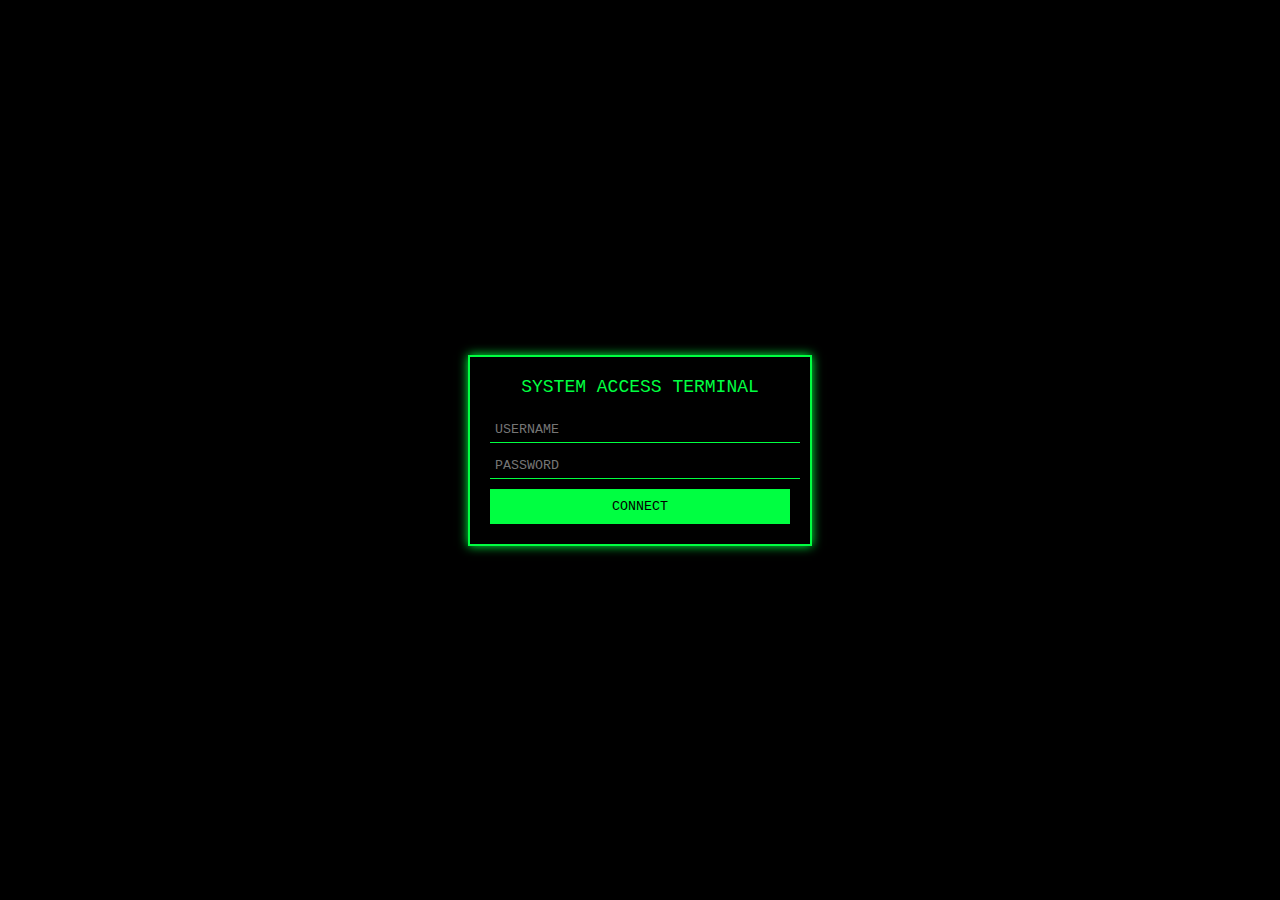
<file: CSS_HTML/loginhacker.html>
<!DOCTYPE html>
<html lang="vi">
<head>
    <meta charset="UTF-8">
    <title>Terminal Login</title>
    <style>
        body {
            background-color: black;
            color: #00FF41;
            font-family: 'Courier New', monospace;
            display: flex;
            justify-content: center;
            align-items: center;
            height: 100vh;
            margin: 0;
            overflow: hidden;
        }
        .terminal {
            background-color: rgba(0,0,0,0.8);
            border: 2px solid #00FF41;
            padding: 20px;
            width: 300px;
            box-shadow: 0 0 10px #00FF41;
        }
        .terminal-header {
            text-align: center;
            margin-bottom: 20px;
            font-size: 18px;
        }
        input {
            width: 100%;
            background-color: transparent;
            border: none;
            border-bottom: 1px solid #00FF41;
            color: #00FF41;
            font-family: 'Courier New', monospace;
            margin-bottom: 10px;
            padding: 5px;
            outline: none;
        }
        button {
            width: 100%;
            background-color: #00FF41;
            color: black;
            border: none;
            padding: 10px;
            cursor: pointer;
            font-family: 'Courier New', monospace;
            transition: all 0.3s;
        }
        button:hover {
            background-color: #00FF70;
        }
        .glitch {
            animation: glitch 0.5s infinite;
        }
        @keyframes glitch {
            0% { text-shadow: 2px 2px #00FF41; }
            50% { text-shadow: -2px -2px #00FF41; }
            100% { text-shadow: 2px 2px #00FF41; }
        }
    </style>
</head>
<body>
    <div class="terminal">
        <div class="terminal-header glitch">
            SYSTEM ACCESS TERMINAL
        </div>
        <form id="loginForm">
            <input type="text" placeholder="USERNAME" required>
            <input type="password" placeholder="PASSWORD" required>
            <button type="submit">CONNECT</button>
        </form>
    </div>

    <script>
        document.getElementById('loginForm').addEventListener('submit', function(e) {
            e.preventDefault();
            alert('Access Granted: Initializing Secure Connection...');
        });
    </script>
</body>
</html>
</file>
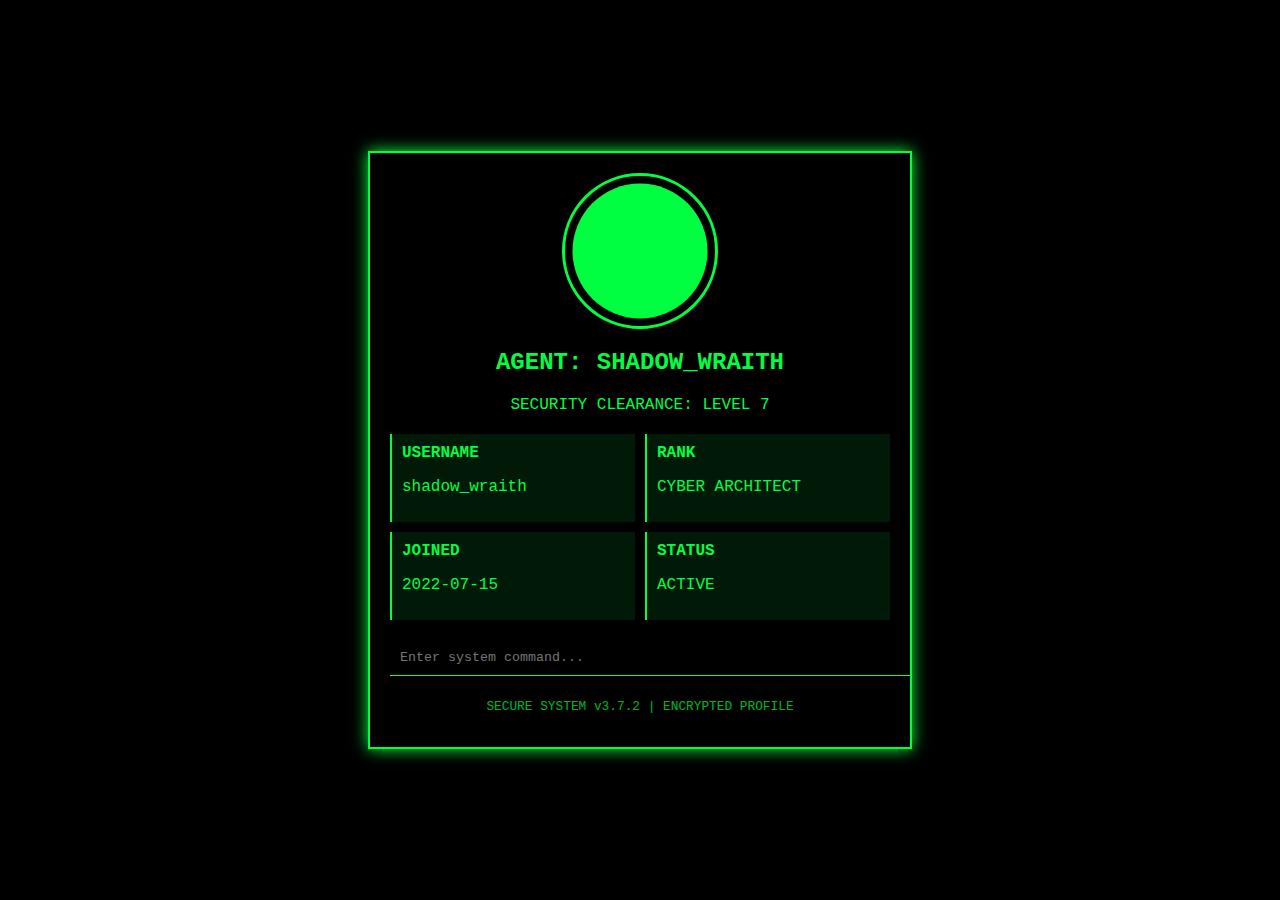
<file: CSS_HTML/profileHacker.html>
<!DOCTYPE html>
<html lang="vi">
<head>
    <meta charset="UTF-8">
    <title>Hacker User Profile</title>
    <style>
        body {
            background-color: black;
            color: #00FF41;
            font-family: 'Courier New', monospace;
            display: flex;
            justify-content: center;
            align-items: center;
            height: 100vh;
            margin: 0;
            overflow: hidden;
        }
        .terminal-container {
            width: 500px;
            background-color: rgba(0,0,0,0.8);
            border: 2px solid #00FF41;
            padding: 20px;
            box-shadow: 0 0 15px #00FF41;
        }
        .avatar {
            width: 150px;
            height: 150px;
            border-radius: 50%;
            border: 3px solid #00FF41;
            background-image: url('data:image/svg+xml;utf8,<svg xmlns="http://www.w3.org/2000/svg" viewBox="0 0 100 100" fill="%2300FF41"><circle cx="50" cy="50" r="45"/></svg>');
            background-size: cover;
            margin: 0 auto 20px;
        }
        .profile-info {
            text-align: center;
            margin-bottom: 20px;
        }
        .cmd-input {
            width: 100%;
            background-color: transparent;
            border: none;
            border-bottom: 1px solid #00FF41;
            color: #00FF41;
            font-family: 'Courier New', monospace;
            padding: 10px;
            margin-bottom: 10px;
        }
        .cmd-input::before {
            content: '> ';
            color: #00FF41;
        }
        .info-grid {
            display: grid;
            grid-template-columns: 1fr 1fr;
            gap: 10px;
            margin-bottom: 20px;
        }
        .info-item {
            background-color: rgba(0,255,65,0.1);
            padding: 10px;
            border-left: 2px solid #00FF41;
        }
        .terminal-footer {
            text-align: center;
            font-size: 0.8em;
            opacity: 0.7;
        }
    </style>
</head>
<body>
    <div class="terminal-container">
        <div class="avatar"></div>
        
        <div class="profile-info">
            <h2>AGENT: SHADOW_WRAITH</h2>
            <p>SECURITY CLEARANCE: LEVEL 7</p>
        </div>
        
        <div class="info-grid">
            <div class="info-item">
                <strong>USERNAME</strong>
                <p>shadow_wraith</p>
            </div>
            <div class="info-item">
                <strong>RANK</strong>
                <p>CYBER ARCHITECT</p>
            </div>
            <div class="info-item">
                <strong>JOINED</strong>
                <p>2022-07-15</p>
            </div>
            <div class="info-item">
                <strong>STATUS</strong>
                <p>ACTIVE</p>
            </div>
        </div>

        <input type="text" class="cmd-input" placeholder="Enter system command...">
        
        <div class="terminal-footer">
            <p>SECURE SYSTEM v3.7.2 | ENCRYPTED PROFILE</p>
        </div>
    </div>

    <script>
        const cmdInput = document.querySelector('.cmd-input');
        
        cmdInput.addEventListener('keypress', function(e) {
            if (e.key === 'Enter') {
                const command = this.value.trim().toLowerCase();
                let response = '';

                switch(command) {
                    case 'help':
                        response = 'Available commands: status, info, clear';
                        break;
                    case 'status':
                        response = 'SYSTEM: All systems operational';
                        break;
                    case 'info':
                        response = 'AGENT: SHADOW_WRAITH | LEVEL 7 ACCESS';
                        break;
                    case 'clear':
                        this.value = '';
                        return;
                    default:
                        response = `Unknown command: ${command}`;
                }

                alert(response);
                this.value = '';
            }
        });
    </script>
</body>
</html>
</file>
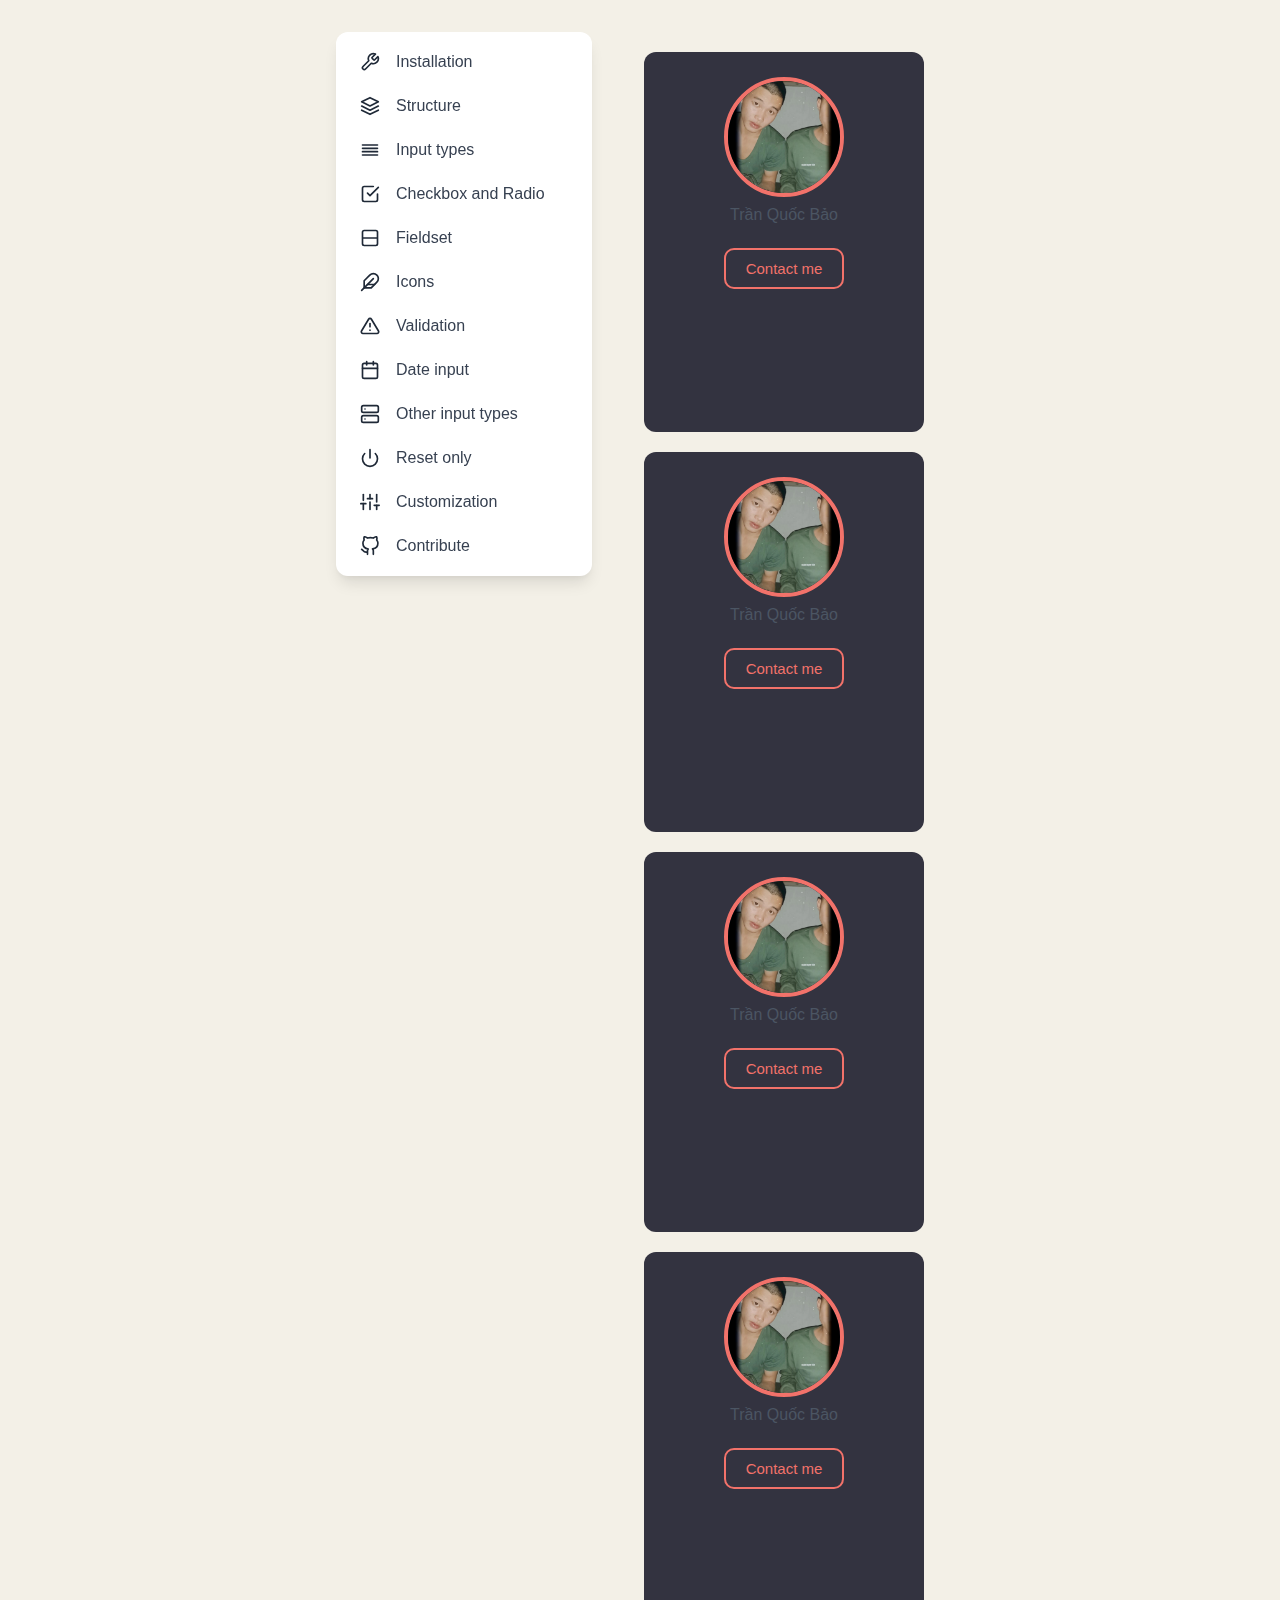
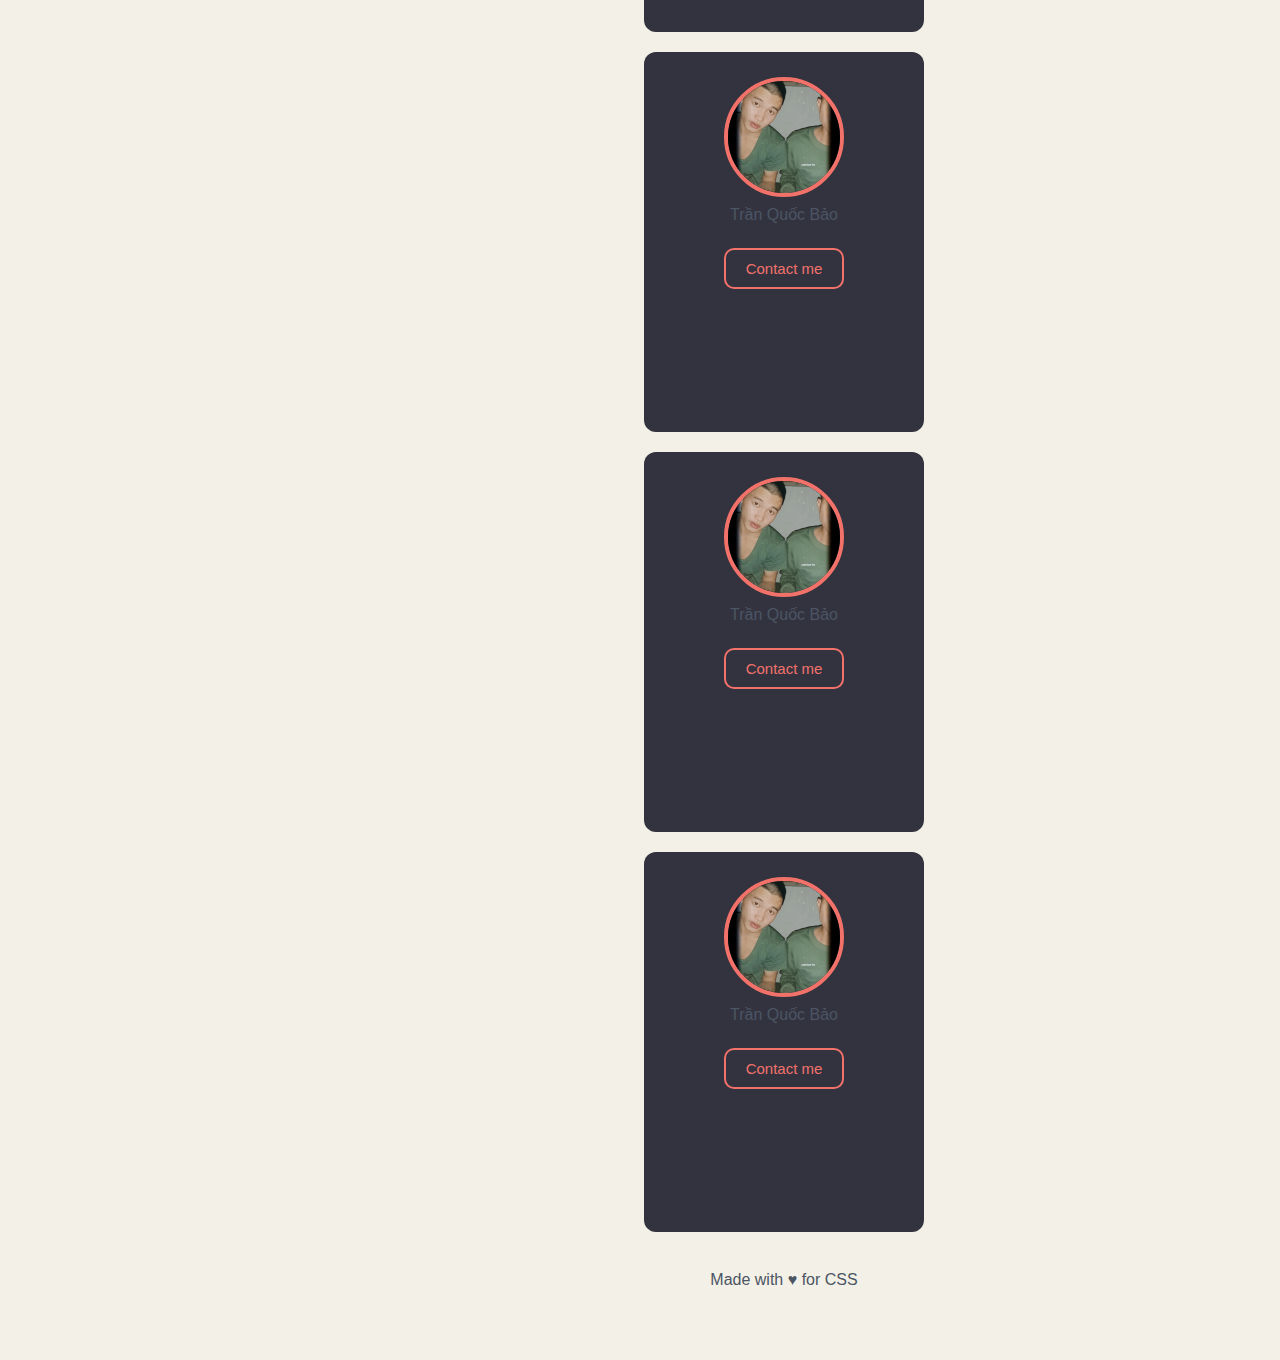
<file: CSS_HTML/Avan/infor_priva.html>
<!DOCTYPE html>
<html>

    <head>
        <meta charset="UTF-8">
        <meta name="viewport" content="width=device-width, initial-scale=1.0">
        <title>Manager_Private</title>
        <link href='https://unpkg.com/boxicons@2.1.4/css/boxicons.min.css'
            rel='stylesheet'>
        <link rel="stylesheet" href="StyleInfor.css">
    </head>

    <body>

        <div class="demo-page">
            <div class="demo-page-navigation">
                <nav>
                    <ul>
                        <li>
                            <a href="#installation">
                                <svg xmlns="http://www.w3.org/2000/svg"
                                    width="24" height="24" viewBox="0 0 24 24"
                                    fill="none" stroke="currentColor"
                                    stroke-width="2" stroke-linecap="round"
                                    stroke-linejoin="round"
                                    class="feather feather-tool">
                                    <path
                                        d="M14.7 6.3a1 1 0 0 0 0 1.4l1.6 1.6a1 1 0 0 0 1.4 0l3.77-3.77a6 6 0 0 1-7.94 7.94l-6.91 6.91a2.12 2.12 0 0 1-3-3l6.91-6.91a6 6 0 0 1 7.94-7.94l-3.76 3.76z" />
                                </svg>
                                Installation</a>
                        </li>
                        <li>
                            <a href="#structure">
                                <svg xmlns="http://www.w3.org/2000/svg"
                                    width="24" height="24" viewBox="0 0 24 24"
                                    fill="none" stroke="currentColor"
                                    stroke-width="2" stroke-linecap="round"
                                    stroke-linejoin="round"
                                    class="feather feather-layers">
                                    <polygon
                                        points="12 2 2 7 12 12 22 7 12 2" />
                                    <polyline points="2 17 12 22 22 17" />
                                    <polyline points="2 12 12 17 22 12" />
                                </svg>
                                Structure</a>
                        </li>
                        <li>
                            <a href="#input-types">
                                <svg xmlns="http://www.w3.org/2000/svg"
                                    width="24" height="24" viewBox="0 0 24 24"
                                    fill="none" stroke="currentColor"
                                    stroke-width="2" stroke-linecap="round"
                                    stroke-linejoin="round"
                                    class="feather feather-align-justify">
                                    <line x1="21" y1="10" x2="3" y2="10" />
                                    <line x1="21" y1="6" x2="3" y2="6" />
                                    <line x1="21" y1="14" x2="3" y2="14" />
                                    <line x1="21" y1="18" x2="3" y2="18" />
                                </svg>
                                Input types</a>
                        </li>
                        <li>
                            <a href="#checkbox-and-radio">
                                <svg xmlns="http://www.w3.org/2000/svg"
                                    width="24" height="24" viewBox="0 0 24 24"
                                    fill="none" stroke="currentColor"
                                    stroke-width="2" stroke-linecap="round"
                                    stroke-linejoin="round"
                                    class="feather feather-check-square">
                                    <polyline points="9 11 12 14 22 4" />
                                    <path
                                        d="M21 12v7a2 2 0 0 1-2 2H5a2 2 0 0 1-2-2V5a2 2 0 0 1 2-2h11" />
                                </svg>
                                Checkbox and Radio</a>
                        </li>
                        <li>
                            <a href="#fieldset">
                                <svg xmlns="http://www.w3.org/2000/svg"
                                    style="transform: rotate(90deg)" width="24"
                                    height="24" viewBox="0 0 24 24" fill="none"
                                    stroke="currentColor" stroke-width="2"
                                    stroke-linecap="round"
                                    stroke-linejoin="round"
                                    class="feather feather-columns">
                                    <path
                                        d="M12 3h7a2 2 0 0 1 2 2v14a2 2 0 0 1-2 2h-7m0-18H5a2 2 0 0 0-2 2v14a2 2 0 0 0 2 2h7m0-18v18" />
                                </svg>
                                Fieldset</a>
                        </li>

                        <li>
                            <a href="#icons">
                                <svg xmlns="http://www.w3.org/2000/svg"
                                    width="24" height="24" viewBox="0 0 24 24"
                                    fill="none" stroke="currentColor"
                                    stroke-width="2" stroke-linecap="round"
                                    stroke-linejoin="round"
                                    class="feather feather-feather">
                                    <path
                                        d="M20.24 12.24a6 6 0 0 0-8.49-8.49L5 10.5V19h8.5z" />
                                    <line x1="16" y1="8" x2="2" y2="22" />
                                    <line x1="17.5" y1="15" x2="9" y2="15" />
                                </svg>
                                Icons</a>
                        </li>
                        <li>
                            <a href="#validation">
                                <svg xmlns="http://www.w3.org/2000/svg"
                                    width="24" height="24" viewBox="0 0 24 24"
                                    fill="none" stroke="currentColor"
                                    stroke-width="2" stroke-linecap="round"
                                    stroke-linejoin="round"
                                    class="feather feather-alert-triangle">
                                    <path
                                        d="M10.29 3.86L1.82 18a2 2 0 0 0 1.71 3h16.94a2 2 0 0 0 1.71-3L13.71 3.86a2 2 0 0 0-3.42 0z" />
                                    <line x1="12" y1="9" x2="12" y2="13" />
                                    <line x1="12" y1="17" x2="12.01" y2="17" />
                                </svg>
                                Validation</a>
                        </li>
                        <li>
                            <a href="#date">
                                <svg xmlns="http://www.w3.org/2000/svg"
                                    width="24" height="24" viewBox="0 0 24 24"
                                    fill="none" stroke="currentColor"
                                    stroke-width="2" stroke-linecap="round"
                                    stroke-linejoin="round"
                                    class="feather feather-calendar">
                                    <rect x="3" y="4" width="18" height="18"
                                        rx="2" ry="2" />
                                    <line x1="16" y1="2" x2="16" y2="6" />
                                    <line x1="8" y1="2" x2="8" y2="6" />
                                    <line x1="3" y1="10" x2="21" y2="10" />
                                </svg>
                                Date input</a>
                        </li>
                        <li>
                            <a href="#other">
                                <svg xmlns="http://www.w3.org/2000/svg"
                                    width="24" height="24" viewBox="0 0 24 24"
                                    fill="none" stroke="currentColor"
                                    stroke-width="2" stroke-linecap="round"
                                    stroke-linejoin="round"
                                    class="feather feather-server">
                                    <rect x="2" y="2" width="20" height="8"
                                        rx="2" ry="2" />
                                    <rect x="2" y="14" width="20" height="8"
                                        rx="2" ry="2" />
                                    <line x1="6" y1="6" x2="6.01" y2="6" />
                                    <line x1="6" y1="18" x2="6.01" y2="18" />
                                </svg>
                                Other input types</a>
                        </li>
                        <li>
                            <a href="#reset">
                                <svg xmlns="http://www.w3.org/2000/svg"
                                    width="24" height="24" viewBox="0 0 24 24"
                                    fill="none" stroke="currentColor"
                                    stroke-width="2" stroke-linecap="round"
                                    stroke-linejoin="round"
                                    class="feather feather-power">
                                    <path d="M18.36 6.64a9 9 0 1 1-12.73 0" />
                                    <line x1="12" y1="2" x2="12" y2="12" />
                                </svg>
                                Reset only</a>
                        </li>
                        <li>
                            <a href="#customization">
                                <svg xmlns="http://www.w3.org/2000/svg"
                                    width="24" height="24" viewBox="0 0 24 24"
                                    fill="none" stroke="currentColor"
                                    stroke-width="2" stroke-linecap="round"
                                    stroke-linejoin="round"
                                    class="feather feather-sliders">
                                    <line x1="4" y1="21" x2="4" y2="14" />
                                    <line x1="4" y1="10" x2="4" y2="3" />
                                    <line x1="12" y1="21" x2="12" y2="12" />
                                    <line x1="12" y1="8" x2="12" y2="3" />
                                    <line x1="20" y1="21" x2="20" y2="16" />
                                    <line x1="20" y1="12" x2="20" y2="3" />
                                    <line x1="1" y1="14" x2="7" y2="14" />
                                    <line x1="9" y1="8" x2="15" y2="8" />
                                    <line x1="17" y1="16" x2="23" y2="16" />
                                </svg>
                                Customization</a>
                        </li>
                        <li>
                            <a href="#contribute">
                                <svg xmlns="http://www.w3.org/2000/svg"
                                    width="24" height="24" viewBox="0 0 24 24"
                                    fill="none" stroke="currentColor"
                                    stroke-width="2" stroke-linecap="round"
                                    stroke-linejoin="round"
                                    class="feather feather-github">
                                    <path
                                        d="M9 19c-5 1.5-5-2.5-7-3m14 6v-3.87a3.37 3.37 0 0 0-.94-2.61c3.14-.35 6.44-1.54 6.44-7A5.44 5.44 0 0 0 20 4.77 5.07 5.07 0 0 0 19.91 1S18.73.65 16 2.48a13.38 13.38 0 0 0-7 0C6.27.65 5.09 1 5.09 1A5.07 5.07 0 0 0 5 4.77a5.44 5.44 0 0 0-1.5 3.78c0 5.42 3.3 6.61 6.44 7A3.37 3.37 0 0 0 9 18.13V22" />
                                </svg>
                                Contribute</a>
                        </li>
                    </ul>
                </nav>
            </div>

            <main class="demo-page-content">
                <div class="card">
                    <div class="card_ima">
                        <img src="bao.jpg" alt>
                    </div>
                    <h2>Trần Quốc Bảo</h2>
                    <button>Contact me</button>
                </div>

                <div class="card">
                    <div class="card_ima">
                        <img src="bao.jpg" alt>
                    </div>
                    <h2>Trần Quốc Bảo</h2>
                    <button>Contact me</button>
                </div>

                <div class="card">
                    <div class="card_ima">
                        <img src="bao.jpg" alt>
                    </div>
                    <h2>Trần Quốc Bảo</h2>
                    <button>Contact me</button>
                </div>

                <div class="card">
                    <div class="card_ima">
                        <img src="bao.jpg" alt>
                    </div>
                    <h2>Trần Quốc Bảo</h2>
                    <button>Contact me</button>
                </div>

                <div class="card">
                    <div class="card_ima">
                        <img src="bao.jpg" alt>
                    </div>
                    <h2>Trần Quốc Bảo</h2>
                    <button>Contact me</button>
                </div>

                <div class="card">
                    <div class="card_ima">
                        <img src="bao.jpg" alt>
                    </div>
                    <h2>Trần Quốc Bảo</h2>
                    <button>Contact me</button>
                </div>

                <div class="card">
                    <div class="card_ima">
                        <img src="bao.jpg" alt>
                    </div>
                    <h2>Trần Quốc Bảo</h2>
                    <button>Contact me</button>
                </div>

                <footer>Made with ♥ for CSS</footer>

            </main>
        </div>

        <!-- logo-->
        <div>

        </div>

        <!--tag phair -->
        <div>

        </div>
    </body>
</html>
</file>
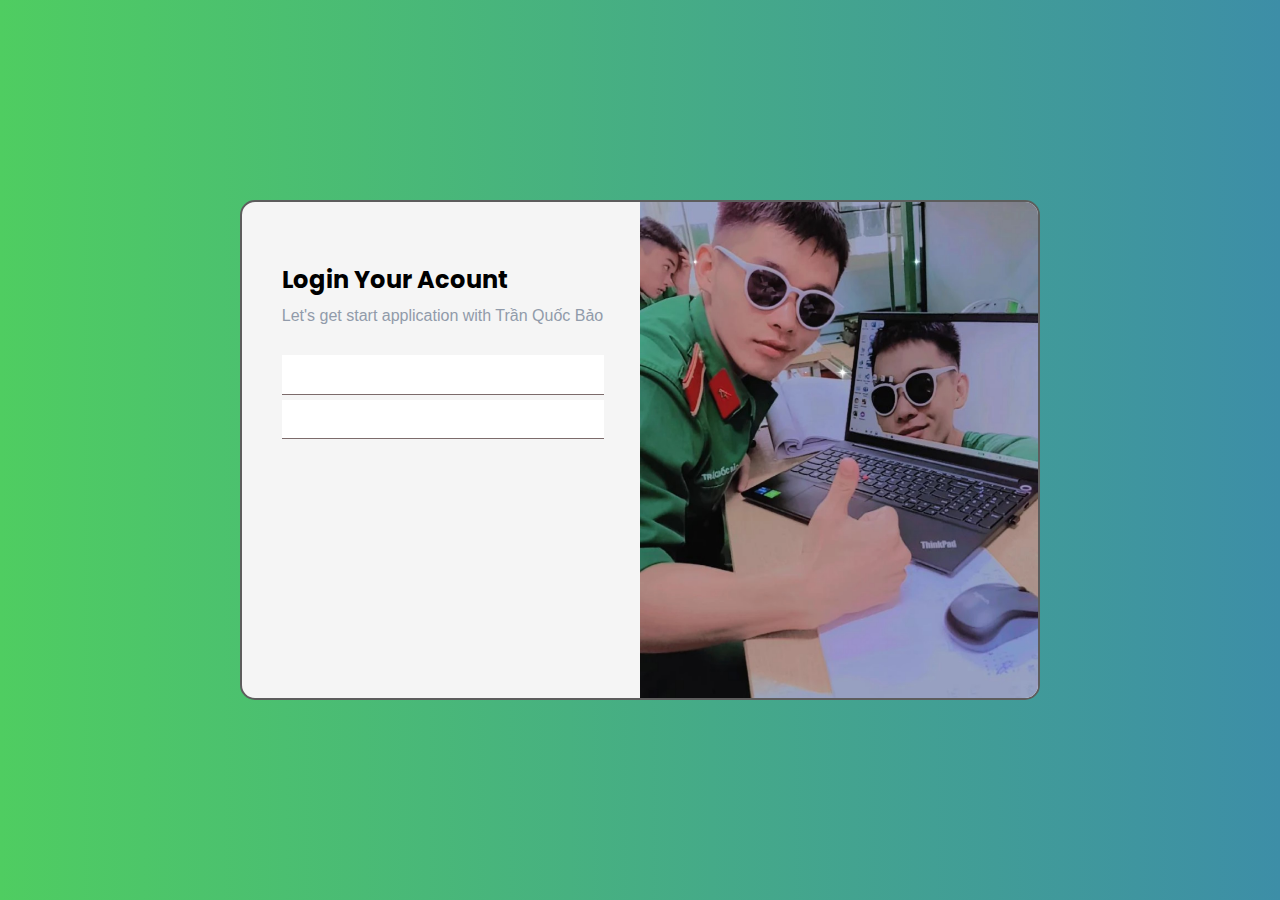
<file: CSS_HTML/LOgin/Login.html>
<!DOCTYPE html>
<html>
    <head>
        <meta charset="UTF-8">
        <title>_Login_</title>
        <meta name="viewport" content="width=device-width, initial-scale=1.0">
        <link rel="stylesheet" href="style_login.css" >
        <link href='https://fonts.googleapis.com/css?family=Poppins' rel='stylesheet'>
    </head>
    <body>
        <div class="_khung_lon_">
            <div class="_khung_phai_">
                <img src="image_login.jpg">
            </div>
            <form action="login_html" method="post" class="_khung_trai_">
                <h2 class="_tieu_de_">Login Your Acount</h2>
                <p>Let's get start application with Trần Quốc Bảo</p>
                <br>
                <input type="text" name="Username" >

                <input type="text" name="Password">
            </form>
        </div>
    </body>
</html>
</file>
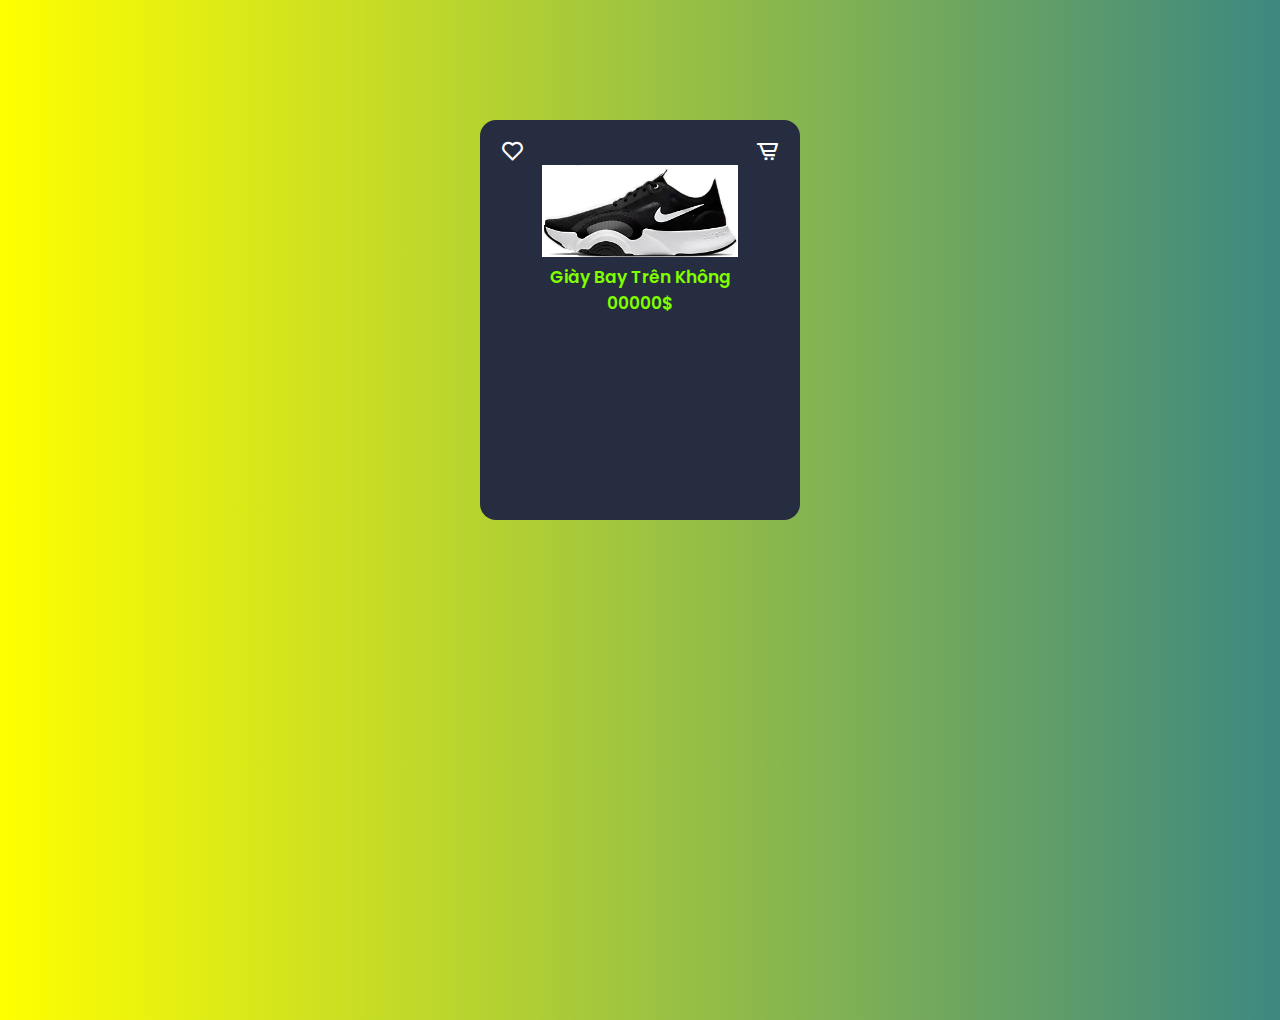
<file: CSS_HTML/Ô hàng/bello.html>
<!DOCTYPE html>
<html>
    <head>
        <meta charset="UTF-8">
        <meta name="viewport" content="width=device-width, initial-scale=1.0">
        <title>Ô Bán Hàng</title>
        <link href='https://unpkg.com/boxicons@2.1.4/css/boxicons.min.css' rel='stylesheet'>
        <link rel="stylesheet" href="style.css">
    </head>
    <body>
        <div class="card">
            <div class="card_heart">
                <i class='bx bx-heart'></i>
            </div>
            <div class="card_car">
                <i class='bx bx-cart-alt' ></i>
            </div>
            <div class="card_ima">
                <img src="giay.png" alt="">
            </div>
            <div class="card_title">
                Giày Bay Trên Không
            </div>
            <div class="card_price">
                00000$
            </div>
            <div class="card_size">
                <h3>Size:</h3>
                <span>5</span>
                <span>6</span>
                <span>7</span>
                <span>8</span>
            </div>
            <div class="card_color">
                <h3>Color:</h3>
                <span class="card_red"></span>
                <span class="card_green"></span>
                <span class="card_purple"></span>
            </div>
            <div class="card_button">
                <button>Buy now</button>
                <button>Add</button>
            </div>
        </div>
        
    </body>
</html>
</file>
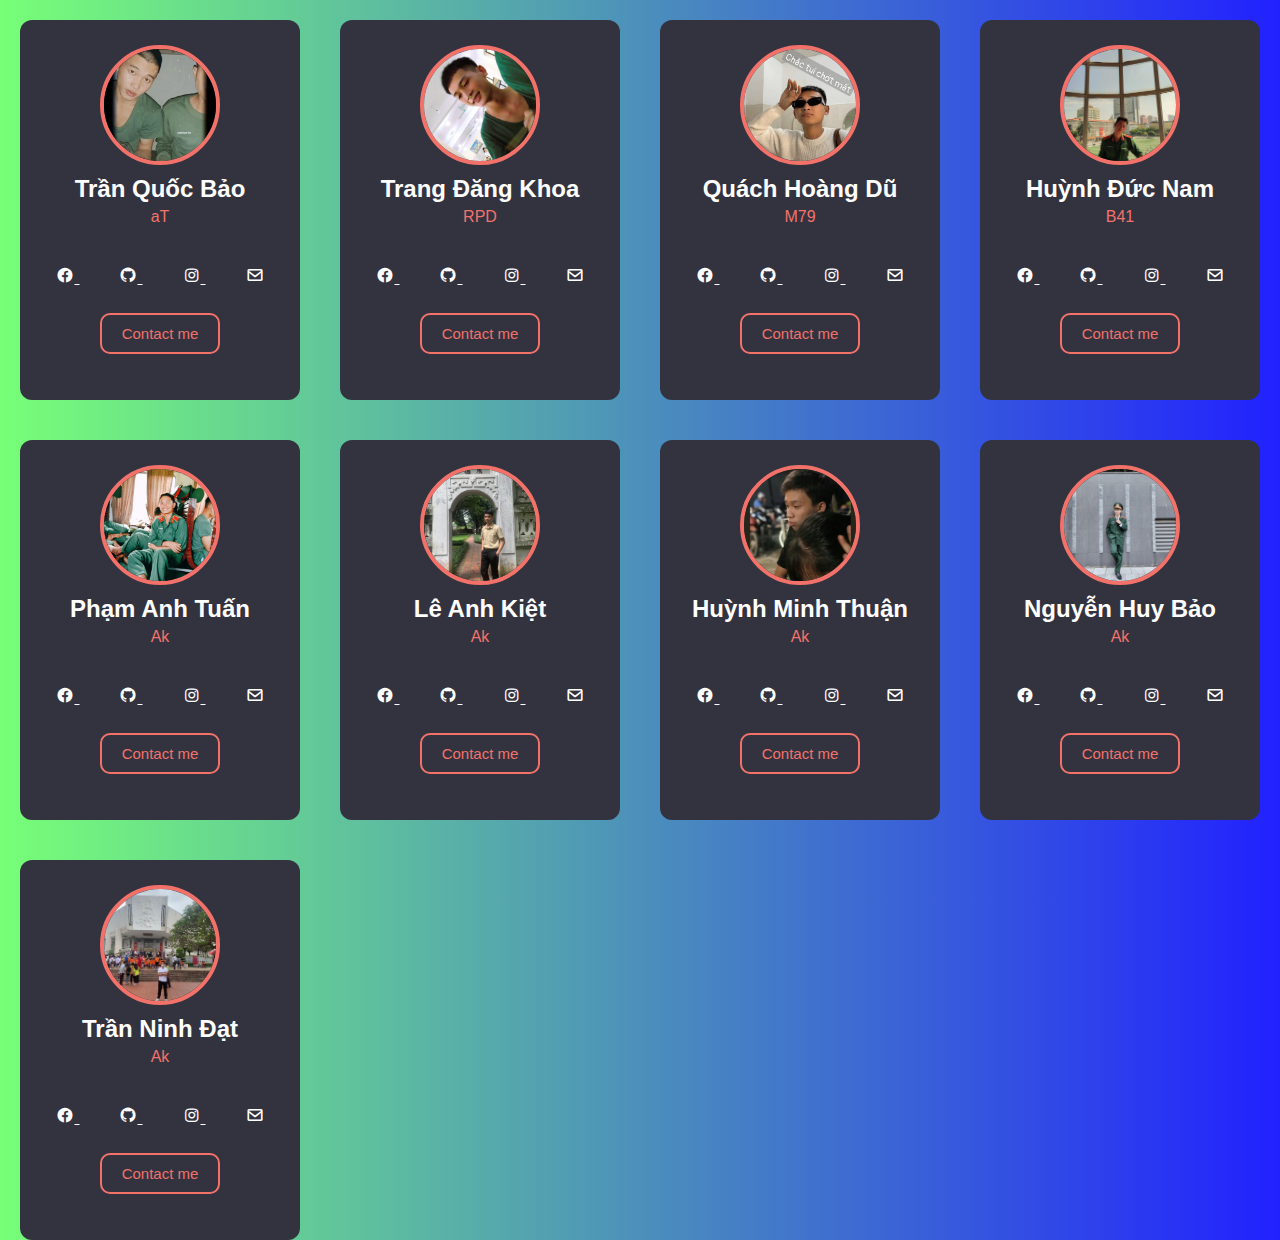
<file: CSS_HTML/Ô Thông Tin/infor_priva.html>
<!DOCTYPE html>
<html>
    <head>
        <meta charset="UTF-8">
        <meta name="viewport" content="width=device-width, initial-scale=1.0">
        <title>Manager_Private</title>
        <link href='https://unpkg.com/boxicons@2.1.4/css/boxicons.min.css' rel='stylesheet'>
        <link rel="stylesheet" href="StyleInfor.css">
    </head>
    <body>
        <div class="card">
            <div class="card_ima">
                <img src="bao.jpg" alt="">
            </div>
            <h2>Trần Quốc Bảo</h2>
            <p>aT</p>
            <div class="social">
                <a href="https://www.facebook.com/ku.farm.army/">
                    <i class='bx bxl-facebook-circle'></i>
                </a>
                <a href="https://github.com/TranKuBao/ToanRR_TranQuocBao">
                    <i class='bx bxl-github'></i>
                </a>
                <a href="https://www.instagram.com/army.uhm.02/?hl=en">
                    <i class='bx bxl-instagram'></i>
                </a>
                <a href="baoprozxc999@gmail.com">
                    <i class='bx bx-envelope'></i>
                </a>
            </div>
            <button>Contact me</button>
        </div>

        <div class="card">
            <div class="card_ima">
                <img src="khoa.jpg" alt="">
            </div>
            <h2>Trang Đăng Khoa</h2>
            <p>RPD</p>
            <div class="social">
                <a href="https://www.facebook.com/gh.hk.3133">
                    <i class='bx bxl-facebook-circle'></i>
                </a>
                <a href="https://github.com/ClayOfGilgamesh">
                    <i class='bx bxl-github'></i>
                </a>
                <a href="https://www.instagram.com/trgnakaoh/">
                    <i class='bx bxl-instagram'></i>
                </a>
                <a href="trangdangqua@gmail.com">
                    <i class='bx bx-envelope'></i>
                </a>
            </div>
            <button>Contact me</button>
        </div>

        <div class="card">
            <div class="card_ima">
                <img src="du.jpg" alt="">
            </div>
            <h2>Quách Hoàng Dũ</h2>
            <p>M79</p>
            <div class="social">
                <a href="https://www.facebook.com/drumhoangdu">
                    <i class='bx bxl-facebook-circle'></i>
                </a>
                <a href="">
                    <i class='bx bxl-github'></i>
                </a>
                <a href="https://instagram.com/bayayu79?igshid=ZDdkNTZiNTM=">
                    <i class='bx bxl-instagram'></i>
                </a>
                <a href="hoangdumta@gmail.com">
                    <i class='bx bx-envelope'></i>
                </a>
            </div>
            <button>Contact me</button>
        </div>

        <div class="card">
            <div class="card_ima">
                <img src="nam.jpg" alt="">
            </div>
            <h2>Huỳnh Đức Nam</h2>
            <p>B41</p>
            <div class="social">
                <a href="https://www.facebook.com/nam.huynhduc.3576/photos">
                    <i class='bx bxl-facebook-circle'></i>
                </a>
                <a href="">
                    <i class='bx bxl-github'></i>
                </a>
                <a href="">
                    <i class='bx bxl-instagram'></i>
                </a>
                <a href="">
                    <i class='bx bx-envelope'></i>
                </a>
            </div>
            <button>Contact me</button>
        </div>
        
        <div class="card">
            <div class="card_ima">
                <img src="tuan.jpg" alt="">
            </div>
            <h2>Phạm Anh Tuấn</h2>
            <p>Ak</p>
            <div class="social">
                <a href="https://www.facebook.com/profile.php?id=100070718443104">
                    <i class='bx bxl-facebook-circle'></i>
                </a>
                <a href="">
                    <i class='bx bxl-github'></i>
                </a>
                <a href="https://instagram.com/tuan_pham06?igshid=ZDdkNTZiNTM=">
                    <i class='bx bxl-instagram'></i>
                </a>
                <a href="phamthanhb3@gmail.com">
                    <i class='bx bx-envelope'></i>
                </a>
            </div>
            <button>Contact me</button>
        </div>
            
        <div class="card">
            <div class="card_ima">
                <img src="kiet.jpg" alt="">
            </div>
            <h2>Lê Anh Kiệt</h2>
            <p>Ak</p>
            <div class="social">
                <a href="https://www.facebook.com/le.kiet.7771586">
                    <i class='bx bxl-facebook-circle'></i>
                </a>
                <a href="">
                    <i class='bx bxl-github'></i>
                </a>
                <a href="https://www.instagram.com/kietle_177/">
                    <i class='bx bxl-instagram'></i>
                </a>
                <a href="lak1772002@gmail.com">
                    <i class='bx bx-envelope'></i>
                </a>
            </div>
            <button>Contact me</button>
        </div>
            
        <div class="card">
            <div class="card_ima">
                <img src="thuan.jpg" alt="">
            </div>
            <h2>Huỳnh Minh Thuận</h2>
            <p>Ak</p>
            <div class="social">
                <a href="https://www.facebook.com/profile.php?id=100023616014372">
                    <i class='bx bxl-facebook-circle'></i>
                </a>
                <a href="">
                    <i class='bx bxl-github'></i>
                </a>
                <a href="">
                    <i class='bx bxl-instagram'></i>
                </a>
                <a href="huynhminhthuan2802@gmail.com">
                    <i class='bx bx-envelope'></i>
                </a>
            </div>
            <button>Contact me</button>
        </div>
            
        <div class="card">
            <div class="card_ima">
                <img src="huybao.jpg" alt="">
            </div>
            <h2>Nguyễn Huy Bảo</h2>
            <p>Ak</p>
            <div class="social">
                <a href="https://www.facebook.com/profile.php?id=100068897913347">
                    <i class='bx bxl-facebook-circle'></i>
                </a>
                <a href="">
                    <i class='bx bxl-github'></i>
                </a>
                <a href="">
                    <i class='bx bxl-instagram'></i>
                </a>
                <a href="baovahanh014789@gmail.com">
                    <i class='bx bx-envelope'></i>
                </a>
            </div>
            <button>Contact me</button>
        </div>
            
        <div class="card">
            <div class="card_ima">
                <img src="dat.jpg" alt="">
            </div>
            <h2>Trần Ninh Đạt</h2>
            <p>Ak</p>
            <div class="social">
                <a href="https://www.facebook.com/profile.php?id=100017617565156">
                    <i class='bx bxl-facebook-circle'></i>
                </a>
                <a href="">
                    <i class='bx bxl-github'></i>
                </a>
                <a href="https://instagram.com/ninhdat25?igshid=YmMyMTA2M2Y=">
                    <i class='bx bxl-instagram'></i>
                </a>
                <a href="Ninhdat25@gmail.com">
                    <i class='bx bx-envelope'></i>
                </a>
            </div>
            <button>Contact me</button>
        </div>
    </body>
</html>
</file>
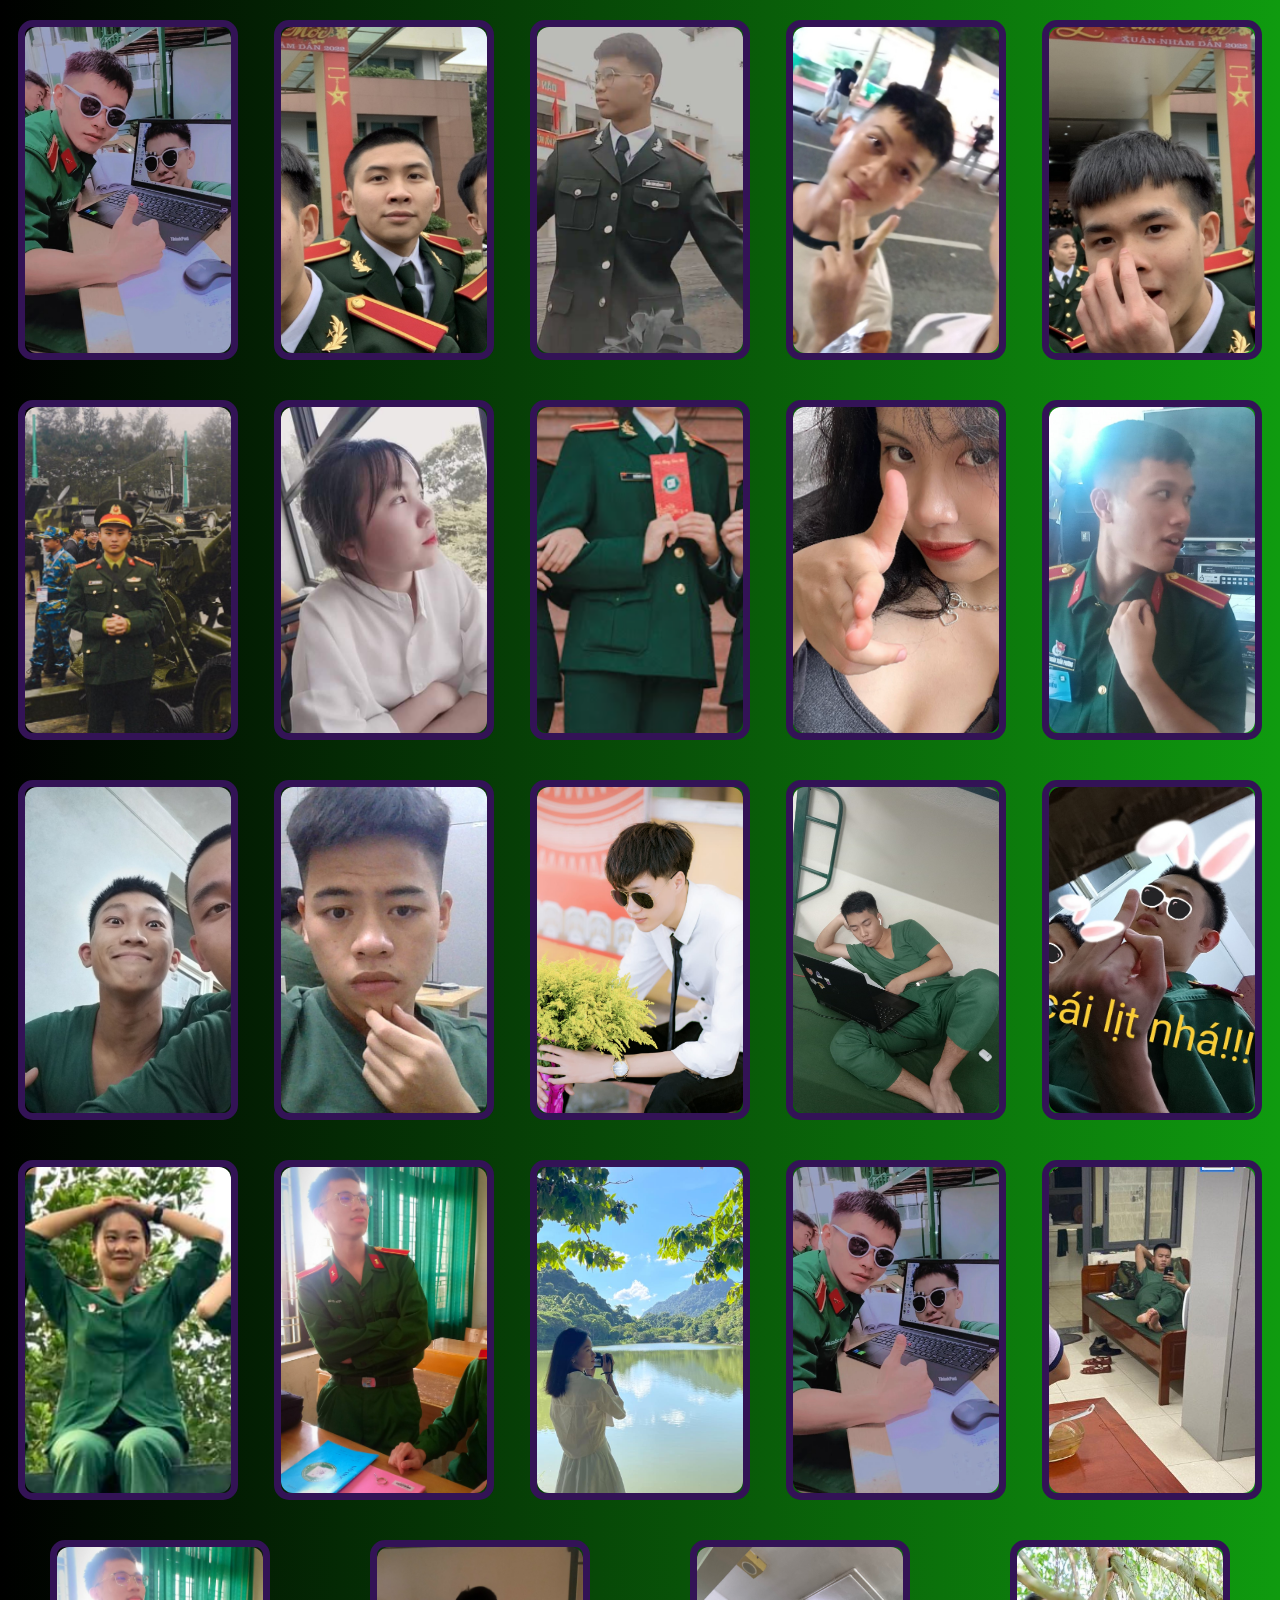
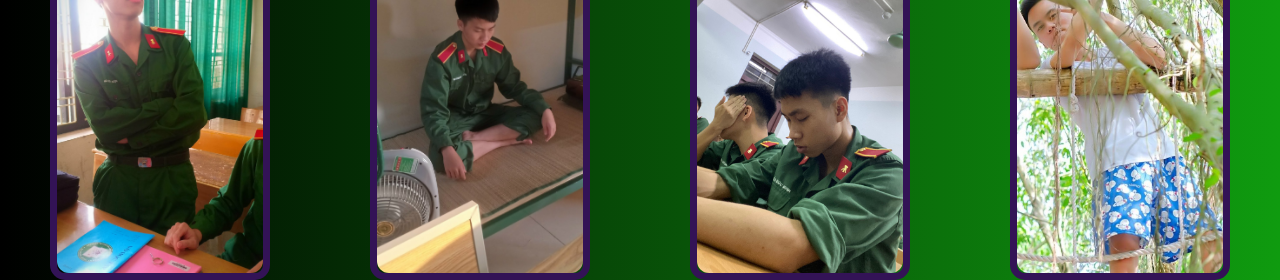
<file: CSS_HTML/Học_Mạng/Thongotin_CáNhan/infor_ANHTTT.html>
<!DOCTYPE html>
<html>
    <head>
        <meta charset="UTF-8">
        <meta name="viewport" content="width= device-width , initial-scale=1.0">
        <link href="security.png" rel="SHORTCUT ICON">
        <title>Lớp An Ninh Hệ Thống Thông Tin k56</title>
        <link href='https://unpkg.com/boxicons@2.1.4/css/boxicons.min.css' rel="stylesheet">
        <link href="style_infor.css" rel="stylesheet">
    </head>
    <body>
        <div class="card_">
            <div class="face card_image_truoc">
                <img src="bảo.jpg" >
            </div>

            <div class="face card_image_sau">  
                <p>"Một linh hồn vững chắc được sinh ra trong vùng đất anh hùng cách mạng, nơi những giá trị tương truyền về lòng yêu nước và tinh thần hy sinh nhen nhóm. Người con này trưởng thành với lòng đam mê xây dựng tương lai tốt đẹp, luôn sẵn sàng đóng góp cho cộng đồng và theo đuổi sứ mệnh cao cả của họ."</p>
                <h3>_Trần Quốc Bảo_</h3>
                <a href='https://www.facebook.com/ku.farm.army'><i class='bx bxl-facebook'></i></a>
                <a href='https://www.tiktok.com/@MS4wLjABAAAAwHDdg6w2sIJ02tw0uzfcVgsc30M1KxyWAB7euDTyhGr-nsY9WHSwO5rfQJDelSO2'>
                    <i class='bx bxl-tiktok'></i></a>
                <a href='https://zalo.me/0377004893'>
                    <i class='bx bx-phone-call'></i></a>        
                <a href='baoprozxc999@gmail.com'>
                    <i class='bx bxl-gmail'></i></a>
            </div>
        </div>
        
        <div class="card_">
            <div class="face card_image_truoc">
                <img src="huy.jpg" >
            </div>

            <div class="face card_image_sau">  
                <p>"Một linh hồn vững chắc được sinh ra trong vùng đất anh hùng cách mạng, nơi những giá trị tương truyền về lòng yêu nước và tinh thần hy sinh nhen nhóm. Người con này trưởng thành với lòng đam mê xây dựng tương lai tốt đẹp, luôn sẵn sàng đóng góp cho cộng đồng và theo đuổi sứ mệnh cao cả của họ."</p>
                <h3>_Trần Quốc Huy_</h3>
                <a href='https://www.facebook.com/huycacbon'><i class='bx bxl-facebook'></i></a>
                <a href='https://www.tiktok.com/@MS4wLjABAAAAwHDdg6w2sIJ02tw0uzfcVgsc30M1KxyWAB7euDTyhGr-nsY9WHSwO5rfQJDelSO2'>
                    <i class='bx bxl-tiktok'></i></a>
                <a href='https://zalo.me/0377004893'>
                    <i class='bx bx-phone-call'></i></a>        
                <a href='baoprozxc999@gmail.com'>
                    <i class='bx bxl-gmail'></i></a>
            </div>
        </div>

        <div class="card_">
            <div class="face card_image_truoc">
                <img src="đẳng.png" >
            </div>

            <div class="face card_image_sau">  
                <p>"Một linh hồn vững chắc được sinh ra trong vùng đất anh hùng cách mạng, nơi những giá trị tương truyền về lòng yêu nước và tinh thần hy sinh nhen nhóm. Người con này trưởng thành với lòng đam mê xây dựng tương lai tốt đẹp, luôn sẵn sàng đóng góp cho cộng đồng và theo đuổi sứ mệnh cao cả của họ."</p>
                <h3>_Nguyễn Phúc Đẳng_</h3>
                <a href='https://www.facebook.com/haha.hi.12764'><i class='bx bxl-facebook'></i></a>
                <a href='https://www.tiktok.com/@MS4wLjABAAAAwHDdg6w2sIJ02tw0uzfcVgsc30M1KxyWAB7euDTyhGr-nsY9WHSwO5rfQJDelSO2'>
                    <i class='bx bxl-tiktok'></i></a>
                <a href='https://zalo.me/0866085675'>
                    <i class='bx bx-phone-call'></i></a>        
                <a href='baoprozxc999@gmail.com'>
                    <i class='bx bxl-gmail'></i></a>
            </div>
        </div>

        <div class="card_">
            <div class="face card_image_truoc">
                <img src="khoa.jpg" >
            </div>

            <div class="face card_image_sau">  
                <p>"Một linh hồn vững chắc được sinh ra trong vùng đất anh hùng cách mạng, nơi những giá trị tương truyền về lòng yêu nước và tinh thần hy sinh nhen nhóm. Người con này trưởng thành với lòng đam mê xây dựng tương lai tốt đẹp, luôn sẵn sàng đóng góp cho cộng đồng và theo đuổi sứ mệnh cao cả của họ."</p>
                <h3>_Trang Đăng Khoa_</h3>
                <a href='https://www.facebook.com/gh.hk.3133'><i class='bx bxl-facebook'></i></a>
                <a href='https://www.tiktok.com/@MS4wLjABAAAAwHDdg6w2sIJ02tw0uzfcVgsc30M1KxyWAB7euDTyhGr-nsY9WHSwO5rfQJDelSO2'>
                    <i class='bx bxl-tiktok'></i></a>
                <a href='https://zalo.me/0948573930'>
                    <i class='bx bx-phone-call'></i></a>        
                <a href='baoprozxc999@gmail.com'>
                    <i class='bx bxl-gmail'></i></a>
            </div>
        </div>

        <div class="card_">
            <div class="face card_image_truoc">
                <img src="hưng.jpg" >
            </div>

            <div class="face card_image_sau">  
                <p>"Một linh hồn vững chắc được sinh ra trong vùng đất anh hùng cách mạng, nơi những giá trị tương truyền về lòng yêu nước và tinh thần hy sinh nhen nhóm. Người con này trưởng thành với lòng đam mê xây dựng tương lai tốt đẹp, luôn sẵn sàng đóng góp cho cộng đồng và theo đuổi sứ mệnh cao cả của họ."</p>
                <h3>_Nguyễn Văn Hưng_</h3>
                <a href='https://www.facebook.com/hungthang11'><i class='bx bxl-facebook'></i></a>
                <a href='https://www.tiktok.com/@MS4wLjABAAAAwHDdg6w2sIJ02tw0uzfcVgsc30M1KxyWAB7euDTyhGr-nsY9WHSwO5rfQJDelSO2'>
                    <i class='bx bxl-tiktok'></i></a>
                <a href='https://zalo.me/0377004893'>
                    <i class='bx bx-phone-call'></i></a>        
                <a href='baoprozxc999@gmail.com'>
                    <i class='bx bxl-gmail'></i></a>
            </div>
        </div>

        <div class="card_">
            <div class="face card_image_truoc">
                <img src="nhân.png" >
            </div>

            <div class="face card_image_sau">  
                <p>"Một linh hồn vững chắc được sinh ra trong vùng đất anh hùng cách mạng, nơi những giá trị tương truyền về lòng yêu nước và tinh thần hy sinh nhen nhóm. Người con này trưởng thành với lòng đam mê xây dựng tương lai tốt đẹp, luôn sẵn sàng đóng góp cho cộng đồng và theo đuổi sứ mệnh cao cả của họ."</p>
                <h3>_Nguyễn Thiện Nhân_</h3>
                <a href='https://www.facebook.com/NhanNguyen06.Info'><i class='bx bxl-facebook'></i></a>
                <a href='https://www.tiktok.com/@MS4wLjABAAAAwHDdg6w2sIJ02tw0uzfcVgsc30M1KxyWAB7euDTyhGr-nsY9WHSwO5rfQJDelSO2'>
                    <i class='bx bxl-tiktok'></i></a>
                <a href='https://zalo.me/0945775425'>
                    <i class='bx bx-phone-call'></i></a>        
                <a href='baoprozxc999@gmail.com'>
                    <i class='bx bxl-gmail'></i></a>
            </div>Linh_
        </div>

        <div class="card_">
            <div class="face card_image_truoc">
                <img src="yến.jpg" >
            </div>

            <div class="face card_image_sau">  
                <p>"Một linh hồn vững chắc được sinh ra trong vùng đất anh hùng cách mạng, nơi những giá trị tương truyền về lòng yêu nước và tinh thần hy sinh nhen nhóm. Người con này trưởng thành với lòng đam mê xây dựng tương lai tốt đẹp, luôn sẵn sàng đóng góp cho cộng đồng và theo đuổi sứ mệnh cao cả của họ."</p>
                <h3>_Đào Thị Kim Yến_</h3>
                <a href='https://www.facebook.com/kimdaoyen'><i class='bx bxl-facebook'></i></a>
                <a href='https://www.tiktok.com/@MS4wLjABAAAAwHDdg6w2sIJ02tw0uzfcVgsc30M1KxyWAB7euDTyhGr-nsY9WHSwO5rfQJDelSO2'>
                    <i class='bx bxl-tiktok'></i></a>
                <a href='https://zalo.me/0912487440'>
                    <i class='bx bx-phone-call'></i></a>        
                <a href='baoprozxc999@gmail.com'>
                    <i class='bx bxl-gmail'></i></a>
            </div>
        </div>

        <div class="card_">
            <div class="face card_image_truoc">
                <img src="mỹ linh.png" >
            </div>

            <div class="face card_image_sau">  
                <p>"Một linh hồn vững chắc được sinh ra trong vùng đất anh hùng cách mạng, nơi những giá trị tương truyền về lòng yêu nước và tinh thần hy sinh nhen nhóm. Người con này trưởng thành với lòng đam mê xây dựng tương lai tốt đẹp, luôn sẵn sàng đóng góp cho cộng đồng và theo đuổi sứ mệnh cao cả của họ."</p>
                <h3>_Hoàng Mỹ Linh_</h3>
                <a href='https://www.facebook.com/profile.php?id=100008077218658'><i class='bx bxl-facebook'></i></a>
                <a href='https://www.tiktok.com/@MS4wLjABAAAAwHDdg6w2sIJ02tw0uzfcVgsc30M1KxyWAB7euDTyhGr-nsY9WHSwO5rfQJDelSO2'>
                    <i class='bx bxl-tiktok'></i></a>
                <a href='https://zalo.me/0377004893'>
                    <i class='bx bx-phone-call'></i></a>        
                <a href='baoprozxc999@gmail.com'>
                    <i class='bx bxl-gmail'></i></a>
            </div>
        </div>

        <div class="card_">
            <div class="face card_image_truoc">
                <img src="lê huyền.png" >
            </div>

            <div class="face card_image_sau">  
                <p>"Một linh hồn vững chắc được sinh ra trong vùng đất anh hùng cách mạng, nơi những giá trị tương truyền về lòng yêu nước và tinh thần hy sinh nhen nhóm. Người con này trưởng thành với lòng đam mê xây dựng tương lai tốt đẹp, luôn sẵn sàng đóng góp cho cộng đồng và theo đuổi sứ mệnh cao cả của họ."</p>
                <h3>_Vũ Lê Huyền_</h3>
                <a href='https://www.facebook.com/chan.akame.56'><i class='bx bxl-facebook'></i></a>
                <a href='https://www.tiktok.com/@MS4wLjABAAAAwHDdg6w2sIJ02tw0uzfcVgsc30M1KxyWAB7euDTyhGr-nsY9WHSwO5rfQJDelSO2'>
                    <i class='bx bxl-tiktok'></i></a>
                <a href='https://zalo.me/0377004893'>
                    <i class='bx bx-phone-call'></i></a>        
                <a href='baoprozxc999@gmail.com'>
                    <i class='bx bxl-gmail'></i></a>
            </div>
        </div>

        <div class="card_">
            <div class="face card_image_truoc">
                <img src="xuân_phương.jpg" >
            </div>

            <div class="face card_image_sau">  
                <p>"Một linh hồn vững chắc được sinh ra trong vùng đất anh hùng cách mạng, nơi những giá trị tương truyền về lòng yêu nước và tinh thần hy sinh nhen nhóm. Người con này trưởng thành với lòng đam mê xây dựng tương lai tốt đẹp, luôn sẵn sàng đóng góp cho cộng đồng và theo đuổi sứ mệnh cao cả của họ."</p>
                <h3>_Đinh Đoàn Xuân Phương_</h3>
                <a href='https://www.facebook.com/xpthptcnvg'><i class='bx bxl-facebook'></i></a>
                <a href='https://www.tiktok.com/@MS4wLjABAAAAwHDdg6w2sIJ02tw0uzfcVgsc30M1KxyWAB7euDTyhGr-nsY9WHSwO5rfQJDelSO2'>
                    <i class='bx bxl-tiktok'></i></a>
                <a href='https://zalo.me/0915632619'>
                    <i class='bx bx-phone-call'></i></a>        
                <a href='baoprozxc999@gmail.com'>
                    <i class='bx bxl-gmail'></i></a>
            </div>
        </div>

        <div class="card_">
            <div class="face card_image_truoc">
                <img src="nguyên.jpg" >
            </div>

            <div class="face card_image_sau">  
                <p>"Một linh hồn vững chắc được sinh ra trong vùng đất anh hùng cách mạng, nơi những giá trị tương truyền về lòng yêu nước và tinh thần hy sinh nhen nhóm. Người con này trưởng thành với lòng đam mê xây dựng tương lai tốt đẹp, luôn sẵn sàng đóng góp cho cộng đồng và theo đuổi sứ mệnh cao cả của họ."</p>
                <h3>_Phạm Công Nguyên_</h3>
                <a href='https://www.facebook.com/nguyen.phamcong.986'><i class='bx bxl-facebook'></i></a>
                <a href='https://www.tiktok.com/@MS4wLjABAAAAwHDdg6w2sIJ02tw0uzfcVgsc30M1KxyWAB7euDTyhGr-nsY9WHSwO5rfQJDelSO2'>
                    <i class='bx bxl-tiktok'></i></a>
                <a href='https://zalo.me/0815810501'>
                    <i class='bx bx-phone-call'></i></a>        
                <a href='baoprozxc999@gmail.com'>
                    <i class='bx bxl-gmail'></i></a>
            </div>
        </div>

        <div class="card_">
            <div class="face card_image_truoc">
                <img src="Nhật_Linh.jpg" >
            </div>

            <div class="face card_image_sau">  
                <p>"Một linh hồn vững chắc được sinh ra trong vùng đất anh hùng cách mạng, nơi những giá trị tương truyền về lòng yêu nước và tinh thần hy sinh nhen nhóm. Người con này trưởng thành với lòng đam mê xây dựng tương lai tốt đẹp, luôn sẵn sàng đóng góp cho cộng đồng và theo đuổi sứ mệnh cao cả của họ."</p>
                <h3>_Dương Đình Nhật Linh_</h3>
                <a href='https://www.facebook.com/nhatlinh.duong.7169'><i class='bx bxl-facebook'></i></a>
                <a href='https://www.tiktok.com/@MS4wLjABAAAAwHDdg6w2sIJ02tw0uzfcVgsc30M1KxyWAB7euDTyhGr-nsY9WHSwO5rfQJDelSO2'>
                    <i class='bx bxl-tiktok'></i></a>
                <a href='https://zalo.me/0377004893'>
                    <i class='bx bx-phone-call'></i></a>        
                <a href='baoprozxc999@gmail.com'>
                    <i class='bx bxl-gmail'></i></a>
            </div>
        </div>

        <div class="card_">
            <div class="face card_image_truoc">
                <img src="Tân.png" >
            </div>

            <div class="face card_image_sau">  
                <p>"Một linh hồn vững chắc được sinh ra trong vùng đất anh hùng cách mạng, nơi những giá trị tương truyền về lòng yêu nước và tinh thần hy sinh nhen nhóm. Người con này trưởng thành với lòng đam mê xây dựng tương lai tốt đẹp, luôn sẵn sàng đóng góp cho cộng đồng và theo đuổi sứ mệnh cao cả của họ."</p>
                <h3>_Đoàn Mạnh Tân_</h3>
                <a href='https://www.facebook.com/profile.php?id=100028297364138'><i class='bx bxl-facebook'></i></a>
                <a href='https://www.tiktok.com/@MS4wLjABAAAAwHDdg6w2sIJ02tw0uzfcVgsc30M1KxyWAB7euDTyhGr-nsY9WHSwO5rfQJDelSO2'>
                    <i class='bx bxl-tiktok'></i></a>
                <a href='https://zalo.me/0377004893'>
                    <i class='bx bx-phone-call'></i></a>        
                <a href='baoprozxc999@gmail.com'>
                    <i class='bx bxl-gmail'></i></a>
            </div>
        </div>

        <div class="card_">
            <div class="face card_image_truoc">
                <img src="mạnh.jpg" >
            </div>

            <div class="face card_image_sau">  
                <p>"Một linh hồn vững chắc được sinh ra trong vùng đất anh hùng cách mạng, nơi những giá trị tương truyền về lòng yêu nước và tinh thần hy sinh nhen nhóm. Người con này trưởng thành với lòng đam mê xây dựng tương lai tốt đẹp, luôn sẵn sàng đóng góp cho cộng đồng và theo đuổi sứ mệnh cao cả của họ."</p>
                <h3>_Lê Đức Mạnh_</h3>
                <a href='https://www.facebook.com/ku.farm.army'><i class='bx bxl-facebook'></i></a>
                <a href='https://www.tiktok.com/@MS4wLjABAAAAwHDdg6w2sIJ02tw0uzfcVgsc30M1KxyWAB7euDTyhGr-nsY9WHSwO5rfQJDelSO2'>
                    <i class='bx bxl-tiktok'></i></a>
                <a href='https://zalo.me/0867660020'>
                    <i class='bx bx-phone-call'></i></a>        
                <a href='baoprozxc999@gmail.com'>
                    <i class='bx bxl-gmail'></i></a>
            </div>
        </div>

        <div class="card_">
            <div class="face card_image_truoc">
                <img src="Dương.jpg" >
            </div>

            <div class="face card_image_sau">  
                <p>"Một linh hồn vững chắc được sinh ra trong vùng đất anh hùng cách mạng, nơi những giá trị tương truyền về lòng yêu nước và tinh thần hy sinh nhen nhóm. Người con này trưởng thành với lòng đam mê xây dựng tương lai tốt đẹp, luôn sẵn sàng đóng góp cho cộng đồng và theo đuổi sứ mệnh cao cả của họ."</p>
                <h3>_Nguyễn Minh Dương_</h3>
                <a href='https://www.facebook.com/rongcon1652'><i class='bx bxl-facebook'></i></a>
                <a href='https://www.tiktok.com/@MS4wLjABAAAAwHDdg6w2sIJ02tw0uzfcVgsc30M1KxyWAB7euDTyhGr-nsY9WHSwO5rfQJDelSO2'>
                    <i class='bx bxl-tiktok'></i></a>
                <a href='https://zalo.me/0377004893'>
                    <i class='bx bx-phone-call'></i></a>        
                <a href='baoprozxc999@gmail.com'>
                    <i class='bx bxl-gmail'></i></a>
            </div>
        </div>

        <div class="card_">
            <div class="face card_image_truoc">
                <img src="thu huyền.png" >
            </div>

            <div class="face card_image_sau">  
                <p>"Một linh hồn vững chắc được sinh ra trong vùng đất anh hùng cách mạng, nơi những giá trị tương truyền về lòng yêu nước và tinh thần hy sinh nhen nhóm. Người con này trưởng thành với lòng đam mê xây dựng tương lai tốt đẹp, luôn sẵn sàng đóng góp cho cộng đồng và theo đuổi sứ mệnh cao cả của họ."</p>
                <h3>_Nguyễn Thi Thu Huyền_</h3>
                <a href='https://www.facebook.com/naph3008'><i class='bx bxl-facebook'></i></a>
                <a href='https://www.tiktok.com/@MS4wLjABAAAAwHDdg6w2sIJ02tw0uzfcVgsc30M1KxyWAB7euDTyhGr-nsY9WHSwO5rfQJDelSO2'>
                    <i class='bx bxl-tiktok'></i></a>
                <a href='https://zalo.me/0328022138'>
                    <i class='bx bx-phone-call'></i></a>        
                <a href='baoprozxc999@gmail.com'>
                    <i class='bx bxl-gmail'></i></a>
            </div>
        </div>

        <div class="card_">
            <div class="face card_image_truoc">
                <img src="Đức_Ngọc.jpg" >
            </div>

            <div class="face card_image_sau">  
                <p>"Một linh hồn vững chắc được sinh ra trong vùng đất anh hùng cách mạng, nơi những giá trị tương truyền về lòng yêu nước và tinh thần hy sinh nhen nhóm. Người con này trưởng thành với lòng đam mê xây dựng tương lai tốt đẹp, luôn sẵn sàng đóng góp cho cộng đồng và theo đuổi sứ mệnh cao cả của họ."</p>
                <h3>_Lý Bích Ngọc_</h3>
                <a href='https://www.facebook.com/gemmgemm.23.7'><i class='bx bxl-facebook'></i></a>
                <a href='https://www.tiktok.com/@MS4wLjABAAAAwHDdg6w2sIJ02tw0uzfcVgsc30M1KxyWAB7euDTyhGr-nsY9WHSwO5rfQJDelSO2'>
                    <i class='bx bxl-tiktok'></i></a>
                <a href='https://zalo.me/0377004893'>
                    <i class='bx bx-phone-call'></i></a>        
                <a href='baoprozxc999@gmail.com'>
                    <i class='bx bxl-gmail'></i></a>
            </div>
        </div>

        <div class="card_">
            <div class="face card_image_truoc">
                <img src="thu phương.jpg" >
            </div>

            <div class="face card_image_sau">  
                <p>"Một linh hồn vững chắc được sinh ra trong vùng đất anh hùng cách mạng, nơi những giá trị tương truyền về lòng yêu nước và tinh thần hy sinh nhen nhóm. Người con này trưởng thành với lòng đam mê xây dựng tương lai tốt đẹp, luôn sẵn sàng đóng góp cho cộng đồng và theo đuổi sứ mệnh cao cả của họ."</p>
                <h3>_Nguyễn Thu Phương_</h3>
                <a href='https://www.facebook.com/nngg.phuong'><i class='bx bxl-facebook'></i></a>
                <a href='https://www.tiktok.com/@MS4wLjABAAAAwHDdg6w2sIJ02tw0uzfcVgsc30M1KxyWAB7euDTyhGr-nsY9WHSwO5rfQJDelSO2'>
                    <i class='bx bxl-tiktok'></i></a>
                <a href='https://zalo.me/0377004893'>
                    <i class='bx bx-phone-call'></i></a>        
                <a href='baoprozxc999@gmail.com'>
                    <i class='bx bxl-gmail'></i></a>
            </div>
        </div>

        <div class="card_">
            <div class="face card_image_truoc">
                <img src="bảo.jpg" >
            </div>

            <div class="face card_image_sau">  
                <p>"Một linh hồn vững chắc được sinh ra trong vùng đất anh hùng cách mạng, nơi những giá trị tương truyền về lòng yêu nước và tinh thần hy sinh nhen nhóm. Người con này trưởng thành với lòng đam mê xây dựng tương lai tốt đẹp, luôn sẵn sàng đóng góp cho cộng đồng và theo đuổi sứ mệnh cao cả của họ."</p>
                <h3>_Nguyễn Sỹ Huy Hoàng_</h3>
                <a href='https://www.facebook.com/profile.php?id=100024370087872'><i class='bx bxl-facebook'></i></a>
                <a href='https://www.tiktok.com/@MS4wLjABAAAAwHDdg6w2sIJ02tw0uzfcVgsc30M1KxyWAB7euDTyhGr-nsY9WHSwO5rfQJDelSO2'>
                    <i class='bx bxl-tiktok'></i></a>
                <a href='https://zalo.me/0377004893'>
                    <i class='bx bx-phone-call'></i></a>        
                <a href='baoprozxc999@gmail.com'>
                    <i class='bx bxl-gmail'></i></a>
            </div>
        </div>

        <div class="card_">
            <div class="face card_image_truoc">
                <img src="hiếu.jpg" >
            </div>

            <div class="face card_image_sau">  
                <p>"Một linh hồn vững chắc được sinh ra trong vùng đất anh hùng cách mạng, nơi những giá trị tương truyền về lòng yêu nước và tinh thần hy sinh nhen nhóm. Người con này trưởng thành với lòng đam mê xây dựng tương lai tốt đẹp, luôn sẵn sàng đóng góp cho cộng đồng và theo đuổi sứ mệnh cao cả của họ."</p>
                <h3>_Nguyễn Minh Hiếu_</h3>
                <a href='https://www.facebook.com/minhkhanh.nguyen.9619'><i class='bx bxl-facebook'></i></a>
                <a href='https://www.tiktok.com/@MS4wLjABAAAAwHDdg6w2sIJ02tw0uzfcVgsc30M1KxyWAB7euDTyhGr-nsY9WHSwO5rfQJDelSO2'>
                    <i class='bx bxl-tiktok'></i></a>
                <a href='https://zalo.me/0835307997'>
                    <i class='bx bx-phone-call'></i></a>        
                <a href='baoprozxc999@gmail.com'>
                    <i class='bx bxl-gmail'></i></a>
            </div>
        </div>

        <div class="card_">
            <div class="face card_image_truoc">
                <img src="Đức_Ngọc.jpg" >
            </div>

            <div class="face card_image_sau">  
                <p>"Một linh hồn vững chắc được sinh ra trong vùng đất anh hùng cách mạng, nơi những giá trị tương truyền về lòng yêu nước và tinh thần hy sinh nhen nhóm. Người con này trưởng thành với lòng đam mê xây dựng tương lai tốt đẹp, luôn sẵn sàng đóng góp cho cộng đồng và theo đuổi sứ mệnh cao cả của họ."</p>
                <h3>_Hà Đức Ngọc_</h3>
                <a href='https://www.facebook.com/profile.php?id=100034553812159'><i class='bx bxl-facebook'></i></a>
                <a href='https://www.tiktok.com/@MS4wLjABAAAAwHDdg6w2sIJ02tw0uzfcVgsc30M1KxyWAB7euDTyhGr-nsY9WHSwO5rfQJDelSO2'>
                    <i class='bx bxl-tiktok'></i></a>
                <a href='https://zalo.me/0943086102'>
                    <i class='bx bx-phone-call'></i></a>        
                <a href='baoprozxc999@gmail.com'>
                    <i class='bx bxl-gmail'></i></a>
            </div>
        </div>

        <div class="card_">
            <div class="face card_image_truoc">
                <img src="thắng.jpg" >
            </div>

            <div class="face card_image_sau">  
                <p>"Một linh hồn vững chắc được sinh ra trong vùng đất anh hùng cách mạng, nơi những giá trị tương truyền về lòng yêu nước và tinh thần hy sinh nhen nhóm. Người con này trưởng thành với lòng đam mê xây dựng tương lai tốt đẹp, luôn sẵn sàng đóng góp cho cộng đồng và theo đuổi sứ mệnh cao cả của họ."</p>
                <h3>_Phạm Nguyễn Tất Thắng_</h3>
                <a href='https://www.facebook.com/tatthang.0512'><i class='bx bxl-facebook'></i></a>
                <a href='https://www.tiktok.com/@MS4wLjABAAAAwHDdg6w2sIJ02tw0uzfcVgsc30M1KxyWAB7euDTyhGr-nsY9WHSwO5rfQJDelSO2'>
                    <i class='bx bxl-tiktok'></i></a>
                <a href='https://zalo.me/0347872495'>
                    <i class='bx bx-phone-call'></i></a>        
                <a href='baoprozxc999@gmail.com'>
                    <i class='bx bxl-gmail'></i></a>
            </div>
        </div>

        <div class="card_">
            <div class="face card_image_truoc">
                <img src="Minh.jpg" >
            </div>

            <div class="face card_image_sau">  
                <p>"Một linh hồn vững chắc được sinh ra trong vùng đất anh hùng cách mạng, nơi những giá trị tương truyền về lòng yêu nước và tinh thần hy sinh nhen nhóm. Người con này trưởng thành với lòng đam mê xây dựng tương lai tốt đẹp, luôn sẵn sàng đóng góp cho cộng đồng và theo đuổi sứ mệnh cao cả của họ."</p>
                <h3>_Nguyễn Đức Minh_</h3>
                <a href='https://www.facebook.com/profile.php?id=100009316886794'><i class='bx bxl-facebook'></i></a>
                <a href='https://www.tiktok.com/@MS4wLjABAAAAwHDdg6w2sIJ02tw0uzfcVgsc30M1KxyWAB7euDTyhGr-nsY9WHSwO5rfQJDelSO2'>
                    <i class='bx bxl-tiktok'></i></a>
                <a href='https://zalo.me/0377004893'>
                    <i class='bx bx-phone-call'></i></a>        
                <a href='baoprozxc999@gmail.com'>
                    <i class='bx bxl-gmail'></i></a>
            </div>
        </div>

        <div class="card_">
            <div class="face card_image_truoc">
                <img src="minh đức.png" >
            </div>

            <div class="face card_image_sau">  
                <p>"Một linh hồn vững chắc được sinh ra trong vùng đất anh hùng cách mạng, nơi những giá trị tương truyền về lòng yêu nước và tinh thần hy sinh nhen nhóm. Người con này trưởng thành với lòng đam mê xây dựng tương lai tốt đẹp, luôn sẵn sàng đóng góp cho cộng đồng và theo đuổi sứ mệnh cao cả của họ."</p>
                <h3>_Nguyễn Minh Đức_</h3>
                <a href='https://www.facebook.com/profile.php?id=100004184478957'><i class='bx bxl-facebook'></i></a>
                <a href='https://www.tiktok.com/@MS4wLjABAAAAwHDdg6w2sIJ02tw0uzfcVgsc30M1KxyWAB7euDTyhGr-nsY9WHSwO5rfQJDelSO2'>
                    <i class='bx bxl-tiktok'></i></a>
                <a href='https://zalo.me/0396097511'>
                    <i class='bx bx-phone-call'></i></a>        
                <a href='baoprozxc999@gmail.com'>
                    <i class='bx bxl-gmail'></i></a>
            </div>
        </div>

       


    </body>
</html>
</file>
<file: CSS_HTML/Avan/StyleInfor.css>
:root {
    --vien-color: #f2726a;
}

* {
    margin: 0;
    padding: 0;
    box-sizing: border-box;
}

body {
    height: 100vh;
    background: linear-gradient(to left, #2121ff, #77FF77);
    display: flex;
    align-items: center;
    color: white;
    flex-wrap: wrap;
}

.card {
    background: #333340;
    width: 280px;
    height: 380px;
    border-radius: 12px;
    text-align: center;
    font-family: sans-serif;
    overflow: hidden;
    margin: 20px;
}

.card img {
    object-fit: cover;
    width: 100%;
    height: 100%;
    object-position: center;
}

.card_ima {
    width: 120px;
    height: 120px;
    border: 4px solid var(--vien-color);
    border-radius: 50%;
    overflow: hidden;
    margin: 0px auto;
    transform: translateY(25px);
    transition: 0.25s;
}

.card h2 {
    margin-top: 35px;
}

.card p {
    margin: 5px;
    color: var(--vien-color);
    margin-bottom: 20px;
}

.social {
    margin-top: 40px;
}

.social a {
    color: white;
    margin: 20px;
    font-size: 18px;
}

.social i:hover {
    color: var(--vien-color);
    transform: scale(1.3);
}

.card button {
    background: #333340;
    border: 2px solid var(--vien-color);
    outline: none;
    border-radius: 10px;
    font-size: 15px;
    padding: 10px 20px;
    color: var(--vien-color);
    margin: 25px auto;
    transition: 0.25s;
}

.card button:hover {
    background: var(--vien-color);
    color: white;
}

.card_ima:hover {
    width: 100%;
    height: 100%;
    border-radius: unset;
    border: none;
    transform: unset;
}


@import url("https://fonts.googleapis.com/css2?family=Roboto:wght@400;500&display=swap");

a,
abbr,
acronym,
address,
applet,
article,
aside,
audio,
b,
big,
blockquote,
body,
canvas,
caption,
center,
cite,
code,
dd,
del,
details,
dfn,
div,
dl,
dt,
em,
embed,
fieldset,
figcaption,
figure,
footer,
form,
h1,
h2,
h3,
h4,
h5,
h6,
header,
hgroup,
html,
i,
iframe,
img,
ins,
kbd,
label,
legend,
li,
mark,
menu,
nav,
object,
ol,
output,
p,
pre,
q,
ruby,
s,
samp,
section,
small,
span,
strike,
strong,
sub,
summary,
sup,
table,
tbody,
td,
tfoot,
th,
thead,
time,
tr,
tt,
u,
ul,
var,
video {
    margin: 0;
    padding: 0;
    border: 0;
    font-size: 100%;
    font: inherit;
    vertical-align: initial
}

article,
aside,
details,
figcaption,
figure,
footer,
header,
hgroup,
menu,
nav,
section {
    display: block
}

body {
    line-height: 1
}

ol,
ul {
    list-style: none
}

blockquote,
q {
    quotes: none
}

blockquote:after,
blockquote:before,
q:after,
q:before {
    content: "";
    content: none
}

table {
    border-collapse: collapse;
    border-spacing: 0
}

.nice-form-group {
    --nf-input-size: 1rem;
    --nf-input-font-size: calc(var(--nf-input-size)*0.875);
    --nf-small-font-size: calc(var(--nf-input-size)*0.875);
    --nf-input-font-family: inherit;
    --nf-label-font-family: inherit;
    --nf-input-color: #20242f;
    --nf-input-border-radius: 0.25rem;
    --nf-input-placeholder-color: #929292;
    --nf-input-border-color: #c0c4c9;
    --nf-input-border-width: 1px;
    --nf-input-border-style: solid;
    --nf-input-border-bottom-width: 2px;
    --nf-input-focus-border-color: #3b4ce2;
    --nf-input-background-color: #f9fafb;
    --nf-invalid-input-border-color: var(--nf-input-border-color);
    --nf-invalid-input-background-color: var(--nf-input-background-color);
    --nf-invalid-input-color: var(--nf-input-color);
    --nf-valid-input-border-color: var(--nf-input-border-color);
    --nf-valid-input-background-color: var(--nf-input-background-color);
    --nf-valid-input-color: inherit;
    --nf-invalid-input-border-bottom-color: red;
    --nf-valid-input-border-bottom-color: green;
    --nf-label-font-size: var(--nf-small-font-size);
    --nf-label-color: #374151;
    --nf-label-font-weight: 500;
    --nf-slider-track-background: #dfdfdf;
    --nf-slider-track-height: 0.25rem;
    --nf-slider-thumb-size: calc(var(--nf-slider-track-height)*4);
    --nf-slider-track-border-radius: var(--nf-slider-track-height);
    --nf-slider-thumb-border-width: 2px;
    --nf-slider-thumb-border-focus-width: 1px;
    --nf-slider-thumb-border-color: #fff;
    --nf-slider-thumb-background: var(--nf-input-focus-border-color);
    display: block;
    margin-top: calc(var(--nf-input-size)*1.5);
    line-height: 1;
    white-space: nowrap;
    --switch-orb-size: var(--nf-input-size);
    --switch-orb-offset: calc(var(--nf-input-border-width)*2);
    --switch-width: calc(var(--nf-input-size)*2.5);
    --switch-height: calc(var(--nf-input-size)*1.25 + var(--switch-orb-offset))
}

.nice-form-group>label {
    font-weight: var(--nf-label-font-weight);
    display: block;
    color: var(--nf-label-color);
    font-size: var(--nf-label-font-size);
    font-family: var(--nf-label-font-family);
    margin-bottom: calc(var(--nf-input-size)/2);
    white-space: normal
}

.nice-form-group>label+small {
    font-style: normal
}

.nice-form-group small {
    font-family: var(--nf-input-font-family);
    display: block;
    font-weight: 400;
    opacity: .75;
    font-size: var(--nf-small-font-size);
    margin-bottom: calc(var(--nf-input-size)*0.75)
}

.nice-form-group small:last-child {
    margin-bottom: 0
}

.nice-form-group>legend {
    font-weight: var(--nf-label-font-weight);
    display: block;
    color: var(--nf-label-color);
    font-size: var(--nf-label-font-size);
    font-family: var(--nf-label-font-family);
    margin-bottom: calc(var(--nf-input-size)/5)
}

.nice-form-group>.nice-form-group {
    margin-top: calc(var(--nf-input-size)/2)
}

.nice-form-group>input[type=checkbox],
.nice-form-group>input[type=date],
.nice-form-group>input[type=email],
.nice-form-group>input[type=month],
.nice-form-group>input[type=number],
.nice-form-group>input[type=password],
.nice-form-group>input[type=radio],
.nice-form-group>input[type=search],
.nice-form-group>input[type=tel],
.nice-form-group>input[type=text],
.nice-form-group>input[type=time],
.nice-form-group>input[type=url],
.nice-form-group>input[type=week],
.nice-form-group>select,
.nice-form-group>textarea {
    background: var(--nf-input-background-color);
    font-family: inherit;
    font-size: var(--nf-input-font-size);
    border-bottom-width: var(--nf-input-border-width);
    font-family: var(--nf-input-font-family);
    box-shadow: none;
    border-radius: var(--nf-input-border-radius);
    border: var(--nf-input-border-width) var(--nf-input-border-style) var(--nf-input-border-color);
    border-bottom: var(--nf-input-border-bottom-width) var(--nf-input-border-style) var(--nf-input-border-color);
    color: var(--nf-input-color);
    width: 100%;
    padding: calc(var(--nf-input-size)*0.75);
    height: calc(var(--nf-input-size)*2.75);
    line-height: normal;
    -webkit-appearance: none;
    -moz-appearance: none;
    appearance: none;
    transition: all .15s ease-out;
    --icon-padding: calc(var(--nf-input-size)*2.25);
    --icon-background-offset: calc(var(--nf-input-size)*0.75)
}

.nice-form-group>input[type=checkbox]:required:not(:placeholder-shown):invalid,
.nice-form-group>input[type=date]:required:not(:placeholder-shown):invalid,
.nice-form-group>input[type=email]:required:not(:placeholder-shown):invalid,
.nice-form-group>input[type=month]:required:not(:placeholder-shown):invalid,
.nice-form-group>input[type=number]:required:not(:placeholder-shown):invalid,
.nice-form-group>input[type=password]:required:not(:placeholder-shown):invalid,
.nice-form-group>input[type=radio]:required:not(:placeholder-shown):invalid,
.nice-form-group>input[type=search]:required:not(:placeholder-shown):invalid,
.nice-form-group>input[type=tel]:required:not(:placeholder-shown):invalid,
.nice-form-group>input[type=text]:required:not(:placeholder-shown):invalid,
.nice-form-group>input[type=time]:required:not(:placeholder-shown):invalid,
.nice-form-group>input[type=url]:required:not(:placeholder-shown):invalid,
.nice-form-group>input[type=week]:required:not(:placeholder-shown):invalid,
.nice-form-group>select:required:not(:placeholder-shown):invalid,
.nice-form-group>textarea:required:not(:placeholder-shown):invalid {
    background-color: var(--nf-invalid-input-background-color);
    border-bottom-color: var(--nf-valid-input-border-color);
    border-color: var(--nf-valid-input-border-color) var(--nf-valid-input-border-color) var(--nf-invalid-input-border-bottom-color);
    color: var(--nf-invalid-input-color)
}

.nice-form-group>input[type=checkbox]:required:not(:placeholder-shown):invalid:focus,
.nice-form-group>input[type=date]:required:not(:placeholder-shown):invalid:focus,
.nice-form-group>input[type=email]:required:not(:placeholder-shown):invalid:focus,
.nice-form-group>input[type=month]:required:not(:placeholder-shown):invalid:focus,
.nice-form-group>input[type=number]:required:not(:placeholder-shown):invalid:focus,
.nice-form-group>input[type=password]:required:not(:placeholder-shown):invalid:focus,
.nice-form-group>input[type=radio]:required:not(:placeholder-shown):invalid:focus,
.nice-form-group>input[type=search]:required:not(:placeholder-shown):invalid:focus,
.nice-form-group>input[type=tel]:required:not(:placeholder-shown):invalid:focus,
.nice-form-group>input[type=text]:required:not(:placeholder-shown):invalid:focus,
.nice-form-group>input[type=time]:required:not(:placeholder-shown):invalid:focus,
.nice-form-group>input[type=url]:required:not(:placeholder-shown):invalid:focus,
.nice-form-group>input[type=week]:required:not(:placeholder-shown):invalid:focus,
.nice-form-group>select:required:not(:placeholder-shown):invalid:focus,
.nice-form-group>textarea:required:not(:placeholder-shown):invalid:focus {
    background-color: var(--nf-input-background-color);
    border-color: var(--nf-input-border-color);
    color: var(--nf-input-color)
}

.nice-form-group>input[type=checkbox]:required:not(:placeholder-shown):valid,
.nice-form-group>input[type=date]:required:not(:placeholder-shown):valid,
.nice-form-group>input[type=email]:required:not(:placeholder-shown):valid,
.nice-form-group>input[type=month]:required:not(:placeholder-shown):valid,
.nice-form-group>input[type=number]:required:not(:placeholder-shown):valid,
.nice-form-group>input[type=password]:required:not(:placeholder-shown):valid,
.nice-form-group>input[type=radio]:required:not(:placeholder-shown):valid,
.nice-form-group>input[type=search]:required:not(:placeholder-shown):valid,
.nice-form-group>input[type=tel]:required:not(:placeholder-shown):valid,
.nice-form-group>input[type=text]:required:not(:placeholder-shown):valid,
.nice-form-group>input[type=time]:required:not(:placeholder-shown):valid,
.nice-form-group>input[type=url]:required:not(:placeholder-shown):valid,
.nice-form-group>input[type=week]:required:not(:placeholder-shown):valid,
.nice-form-group>select:required:not(:placeholder-shown):valid,
.nice-form-group>textarea:required:not(:placeholder-shown):valid {
    background-color: var(--nf-valid-input-background-color);
    border-bottom-color: var(--nf-valid-input-border-color);
    border-color: var(--nf-valid-input-border-color) var(--nf-valid-input-border-color) var(--nf-valid-input-border-bottom-color);
    color: var(--nf-valid-input-color)
}

.nice-form-group>input[type=checkbox]:disabled,
.nice-form-group>input[type=date]:disabled,
.nice-form-group>input[type=email]:disabled,
.nice-form-group>input[type=month]:disabled,
.nice-form-group>input[type=number]:disabled,
.nice-form-group>input[type=password]:disabled,
.nice-form-group>input[type=radio]:disabled,
.nice-form-group>input[type=search]:disabled,
.nice-form-group>input[type=tel]:disabled,
.nice-form-group>input[type=text]:disabled,
.nice-form-group>input[type=time]:disabled,
.nice-form-group>input[type=url]:disabled,
.nice-form-group>input[type=week]:disabled,
.nice-form-group>select:disabled,
.nice-form-group>textarea:disabled {
    cursor: not-allowed;
    opacity: .75
}

.nice-form-group>input[type=checkbox]::-webkit-input-placeholder,
.nice-form-group>input[type=date]::-webkit-input-placeholder,
.nice-form-group>input[type=email]::-webkit-input-placeholder,
.nice-form-group>input[type=month]::-webkit-input-placeholder,
.nice-form-group>input[type=number]::-webkit-input-placeholder,
.nice-form-group>input[type=password]::-webkit-input-placeholder,
.nice-form-group>input[type=radio]::-webkit-input-placeholder,
.nice-form-group>input[type=search]::-webkit-input-placeholder,
.nice-form-group>input[type=tel]::-webkit-input-placeholder,
.nice-form-group>input[type=text]::-webkit-input-placeholder,
.nice-form-group>input[type=time]::-webkit-input-placeholder,
.nice-form-group>input[type=url]::-webkit-input-placeholder,
.nice-form-group>input[type=week]::-webkit-input-placeholder,
.nice-form-group>select::-webkit-input-placeholder,
.nice-form-group>textarea::-webkit-input-placeholder {
    color: var(--nf-input-placeholder-color);
    letter-spacing: 0
}

.nice-form-group>input[type=checkbox]:-ms-input-placeholder,
.nice-form-group>input[type=date]:-ms-input-placeholder,
.nice-form-group>input[type=email]:-ms-input-placeholder,
.nice-form-group>input[type=month]:-ms-input-placeholder,
.nice-form-group>input[type=number]:-ms-input-placeholder,
.nice-form-group>input[type=password]:-ms-input-placeholder,
.nice-form-group>input[type=radio]:-ms-input-placeholder,
.nice-form-group>input[type=search]:-ms-input-placeholder,
.nice-form-group>input[type=tel]:-ms-input-placeholder,
.nice-form-group>input[type=text]:-ms-input-placeholder,
.nice-form-group>input[type=time]:-ms-input-placeholder,
.nice-form-group>input[type=url]:-ms-input-placeholder,
.nice-form-group>input[type=week]:-ms-input-placeholder,
.nice-form-group>select:-ms-input-placeholder,
.nice-form-group>textarea:-ms-input-placeholder {
    color: var(--nf-input-placeholder-color);
    letter-spacing: 0
}

.nice-form-group>input[type=checkbox]:-moz-placeholder,
.nice-form-group>input[type=checkbox]::-moz-placeholder,
.nice-form-group>input[type=date]:-moz-placeholder,
.nice-form-group>input[type=date]::-moz-placeholder,
.nice-form-group>input[type=email]:-moz-placeholder,
.nice-form-group>input[type=email]::-moz-placeholder,
.nice-form-group>input[type=month]:-moz-placeholder,
.nice-form-group>input[type=month]::-moz-placeholder,
.nice-form-group>input[type=number]:-moz-placeholder,
.nice-form-group>input[type=number]::-moz-placeholder,
.nice-form-group>input[type=password]:-moz-placeholder,
.nice-form-group>input[type=password]::-moz-placeholder,
.nice-form-group>input[type=radio]:-moz-placeholder,
.nice-form-group>input[type=radio]::-moz-placeholder,
.nice-form-group>input[type=search]:-moz-placeholder,
.nice-form-group>input[type=search]::-moz-placeholder,
.nice-form-group>input[type=tel]:-moz-placeholder,
.nice-form-group>input[type=tel]::-moz-placeholder,
.nice-form-group>input[type=text]:-moz-placeholder,
.nice-form-group>input[type=text]::-moz-placeholder,
.nice-form-group>input[type=time]:-moz-placeholder,
.nice-form-group>input[type=time]::-moz-placeholder,
.nice-form-group>input[type=url]:-moz-placeholder,
.nice-form-group>input[type=url]::-moz-placeholder,
.nice-form-group>input[type=week]:-moz-placeholder,
.nice-form-group>input[type=week]::-moz-placeholder,
.nice-form-group>select:-moz-placeholder,
.nice-form-group>select::-moz-placeholder,
.nice-form-group>textarea:-moz-placeholder,
.nice-form-group>textarea::-moz-placeholder {
    color: var(--nf-input-placeholder-color);
    letter-spacing: 0
}

.nice-form-group>input[type=checkbox]:focus,
.nice-form-group>input[type=date]:focus,
.nice-form-group>input[type=email]:focus,
.nice-form-group>input[type=month]:focus,
.nice-form-group>input[type=number]:focus,
.nice-form-group>input[type=password]:focus,
.nice-form-group>input[type=radio]:focus,
.nice-form-group>input[type=search]:focus,
.nice-form-group>input[type=tel]:focus,
.nice-form-group>input[type=text]:focus,
.nice-form-group>input[type=time]:focus,
.nice-form-group>input[type=url]:focus,
.nice-form-group>input[type=week]:focus,
.nice-form-group>select:focus,
.nice-form-group>textarea:focus {
    outline: none;
    border-color: var(--nf-input-focus-border-color)
}

.nice-form-group>input[type=checkbox]+small,
.nice-form-group>input[type=date]+small,
.nice-form-group>input[type=email]+small,
.nice-form-group>input[type=month]+small,
.nice-form-group>input[type=number]+small,
.nice-form-group>input[type=password]+small,
.nice-form-group>input[type=radio]+small,
.nice-form-group>input[type=search]+small,
.nice-form-group>input[type=tel]+small,
.nice-form-group>input[type=text]+small,
.nice-form-group>input[type=time]+small,
.nice-form-group>input[type=url]+small,
.nice-form-group>input[type=week]+small,
.nice-form-group>select+small,
.nice-form-group>textarea+small {
    margin-top: .5rem
}

.nice-form-group>input[type=checkbox].icon-left,
.nice-form-group>input[type=date].icon-left,
.nice-form-group>input[type=email].icon-left,
.nice-form-group>input[type=month].icon-left,
.nice-form-group>input[type=number].icon-left,
.nice-form-group>input[type=password].icon-left,
.nice-form-group>input[type=radio].icon-left,
.nice-form-group>input[type=search].icon-left,
.nice-form-group>input[type=tel].icon-left,
.nice-form-group>input[type=text].icon-left,
.nice-form-group>input[type=time].icon-left,
.nice-form-group>input[type=url].icon-left,
.nice-form-group>input[type=week].icon-left,
.nice-form-group>select.icon-left,
.nice-form-group>textarea.icon-left {
    background-position: left var(--icon-background-offset) bottom 50%;
    padding-left: var(--icon-padding);
    background-size: var(--nf-input-size)
}

.nice-form-group>input[type=checkbox].icon-right,
.nice-form-group>input[type=date].icon-right,
.nice-form-group>input[type=email].icon-right,
.nice-form-group>input[type=month].icon-right,
.nice-form-group>input[type=number].icon-right,
.nice-form-group>input[type=password].icon-right,
.nice-form-group>input[type=radio].icon-right,
.nice-form-group>input[type=search].icon-right,
.nice-form-group>input[type=tel].icon-right,
.nice-form-group>input[type=text].icon-right,
.nice-form-group>input[type=time].icon-right,
.nice-form-group>input[type=url].icon-right,
.nice-form-group>input[type=week].icon-right,
.nice-form-group>select.icon-right,
.nice-form-group>textarea.icon-right {
    background-position: right var(--icon-background-offset) bottom 50%;
    padding-right: var(--icon-padding);
    background-size: var(--nf-input-size)
}

.nice-form-group>input[type=checkbox]:-webkit-autofill,
.nice-form-group>input[type=date]:-webkit-autofill,
.nice-form-group>input[type=email]:-webkit-autofill,
.nice-form-group>input[type=month]:-webkit-autofill,
.nice-form-group>input[type=number]:-webkit-autofill,
.nice-form-group>input[type=password]:-webkit-autofill,
.nice-form-group>input[type=radio]:-webkit-autofill,
.nice-form-group>input[type=search]:-webkit-autofill,
.nice-form-group>input[type=tel]:-webkit-autofill,
.nice-form-group>input[type=text]:-webkit-autofill,
.nice-form-group>input[type=time]:-webkit-autofill,
.nice-form-group>input[type=url]:-webkit-autofill,
.nice-form-group>input[type=week]:-webkit-autofill,
.nice-form-group>select:-webkit-autofill,
.nice-form-group>textarea:-webkit-autofill {
    padding: calc(var(--nf-input-size)*0.75) !important
}

.nice-form-group>input[type=search]:placeholder-shown {
    background-image: url("data:image/svg+xml;charset=utf-8,%3Csvg xmlns='http://www.w3.org/2000/svg' width='16' height='16' viewBox='0 0 24 24' fill='none' stroke='%236B7280' stroke-width='2' stroke-linecap='round' stroke-linejoin='round' class='feather feather-search'%3E%3Ccircle cx='11' cy='11' r='8'/%3E%3Cpath d='M21 21l-4.35-4.35'/%3E%3C/svg%3E");
    background-position: left calc(var(--nf-input-size)*0.75) bottom 50%;
    padding-left: calc(var(--nf-input-size)*2.25);
    background-size: var(--nf-input-size);
    background-repeat: no-repeat
}

.nice-form-group>input[type=search]::-webkit-search-cancel-button {
    -webkit-appearance: none;
    width: var(--nf-input-size);
    height: var(--nf-input-size);
    background: url("data:image/svg+xml;charset=utf-8,%3Csvg xmlns='http://www.w3.org/2000/svg' width='16' height='16' viewBox='0 0 24 24' fill='none' stroke='%236B7280' stroke-width='2' stroke-linecap='round' stroke-linejoin='round' class='feather feather-x'%3E%3Cpath d='M18 6L6 18M6 6l12 12'/%3E%3C/svg%3E")
}

.nice-form-group>input[type=search]:focus {
    padding-left: calc(var(--nf-input-size)*0.75);
    background-position: left calc(var(--nf-input-size)*-1) bottom 50%
}

.nice-form-group>input[type=email][class^=icon] {
    background-image: url("data:image/svg+xml;charset=utf-8,%3Csvg xmlns='http://www.w3.org/2000/svg' width='16' height='16' viewBox='0 0 24 24' fill='none' stroke='%236B7280' stroke-width='2' stroke-linecap='round' stroke-linejoin='round' class='feather feather-at-sign'%3E%3Ccircle cx='12' cy='12' r='4'/%3E%3Cpath d='M16 8v5a3 3 0 006 0v-1a10 10 0 10-3.92 7.94'/%3E%3C/svg%3E");
    background-repeat: no-repeat
}

.nice-form-group>input[type=tel][class^=icon] {
    background-image: url("data:image/svg+xml;charset=utf-8,%3Csvg xmlns='http://www.w3.org/2000/svg' width='16' height='16' viewBox='0 0 24 24' fill='none' stroke='%236B7280' stroke-width='2' stroke-linecap='round' stroke-linejoin='round' class='feather feather-phone'%3E%3Cpath d='M22 16.92v3a2 2 0 01-2.18 2 19.79 19.79 0 01-8.63-3.07 19.5 19.5 0 01-6-6 19.79 19.79 0 01-3.07-8.67A2 2 0 014.11 2h3a2 2 0 012 1.72 12.84 12.84 0 00.7 2.81 2 2 0 01-.45 2.11L8.09 9.91a16 16 0 006 6l1.27-1.27a2 2 0 012.11-.45 12.84 12.84 0 002.81.7A2 2 0 0122 16.92z'/%3E%3C/svg%3E");
    background-repeat: no-repeat
}

.nice-form-group>input[type=url][class^=icon] {
    background-image: url("data:image/svg+xml;charset=utf-8,%3Csvg xmlns='http://www.w3.org/2000/svg' width='16' height='16' viewBox='0 0 24 24' fill='none' stroke='%236B7280' stroke-width='2' stroke-linecap='round' stroke-linejoin='round' class='feather feather-link'%3E%3Cpath d='M10 13a5 5 0 007.54.54l3-3a5 5 0 00-7.07-7.07l-1.72 1.71'/%3E%3Cpath d='M14 11a5 5 0 00-7.54-.54l-3 3a5 5 0 007.07 7.07l1.71-1.71'/%3E%3C/svg%3E");
    background-repeat: no-repeat
}

.nice-form-group>input[type=password] {
    letter-spacing: 2px
}

.nice-form-group>input[type=password][class^=icon] {
    background-image: url("data:image/svg+xml;charset=utf-8,%3Csvg xmlns='http://www.w3.org/2000/svg' width='16' height='16' viewBox='0 0 24 24' fill='none' stroke='%236B7280' stroke-width='2' stroke-linecap='round' stroke-linejoin='round' class='feather feather-lock'%3E%3Crect x='3' y='11' width='18' height='11' rx='2' ry='2'/%3E%3Cpath d='M7 11V7a5 5 0 0110 0v4'/%3E%3C/svg%3E");
    background-repeat: no-repeat
}

.nice-form-group>input[type=range] {
    -webkit-appearance: none;
    width: 100%;
    cursor: pointer
}

.nice-form-group>input[type=range]:focus {
    outline: none
}

.nice-form-group>input[type=range]::-webkit-slider-runnable-track {
    width: 100%;
    height: var(--nf-slider-track-height);
    background: var(--nf-slider-track-background);
    border-radius: var(--nf-slider-track-border-radius)
}

.nice-form-group>input[type=range]::-moz-range-track {
    width: 100%;
    height: var(--nf-slider-track-height);
    background: var(--nf-slider-track-background);
    border-radius: var(--nf-slider-track-border-radius)
}

.nice-form-group>input[type=range]::-webkit-slider-thumb {
    height: var(--nf-slider-thumb-size);
    width: var(--nf-slider-thumb-size);
    border-radius: var(--nf-slider-thumb-size);
    background: var(--nf-slider-thumb-background);
    border: 0;
    border: var(--nf-slider-thumb-border-width) solid var(--nf-slider-thumb-border-color);
    -webkit-appearance: none;
    appearance: none;
    margin-top: calc(var(--nf-slider-track-height)*0.5 - var(--nf-slider-thumb-size)*0.5)
}

.nice-form-group>input[type=range]::-moz-range-thumb {
    height: var(--nf-slider-thumb-size);
    width: var(--nf-slider-thumb-size);
    border-radius: var(--nf-slider-thumb-size);
    background: var(--nf-slider-thumb-background);
    border: 0;
    border: var(--nf-slider-thumb-border-width) solid var(--nf-slider-thumb-border-color);
    -moz-appearance: none;
    appearance: none;
    box-sizing: border-box
}

.nice-form-group>input[type=range]:focus::-webkit-slider-thumb {
    box-shadow: 0 0 0 var(--nf-slider-thumb-border-focus-width) var(--nf-slider-thumb-background)
}

.nice-form-group>input[type=range]:focus::-moz-range-thumb {
    box-shadow: 0 0 0 var(--nf-slider-thumb-border-focus-width) var(--nf-slider-thumb-background)
}

.nice-form-group>input[type=color] {
    border: var(--nf-input-border-width) solid var(--nf-input-border-color);
    border-bottom-width: var(--nf-input-border-bottom-width);
    height: calc(var(--nf-input-size)*2);
    border-radius: var(--nf-input-border-radius);
    padding: calc(var(--nf-input-border-width)*2)
}

.nice-form-group>input[type=color]:focus {
    outline: none;
    border-color: var(--nf-input-focus-border-color)
}

.nice-form-group>input[type=color]::-webkit-color-swatch-wrapper {
    padding: 5%
}

.nice-form-group>input[type=color]::-moz-color-swatch {
    border-radius: calc(var(--nf-input-border-radius)/2);
    border: none
}

.nice-form-group>input[type=color]::-webkit-color-swatch {
    border-radius: calc(var(--nf-input-border-radius)/2);
    border: none
}

.nice-form-group>input[type=number] {
    width: auto
}

.nice-form-group>input[type=date],
.nice-form-group>input[type=month],
.nice-form-group>input[type=week] {
    min-width: 14em;
    background-image: url("data:image/svg+xml;charset=utf-8,%3Csvg xmlns='http://www.w3.org/2000/svg' width='16' height='16' viewBox='0 0 24 24' fill='none' stroke='%236B7280' stroke-width='2' stroke-linecap='round' stroke-linejoin='round' class='feather feather-calendar'%3E%3Crect x='3' y='4' width='18' height='18' rx='2' ry='2'/%3E%3Cpath d='M16 2v4M8 2v4M3 10h18'/%3E%3C/svg%3E")
}

.nice-form-group>input[type=time] {
    min-width: 6em;
    background-image: url("data:image/svg+xml;charset=utf-8,%3Csvg xmlns='http://www.w3.org/2000/svg' width='16' height='16' viewBox='0 0 24 24' fill='none' stroke='%236B7280' stroke-width='2' stroke-linecap='round' stroke-linejoin='round' class='feather feather-clock'%3E%3Ccircle cx='12' cy='12' r='10'/%3E%3Cpath d='M12 6v6l4 2'/%3E%3C/svg%3E")
}

.nice-form-group>input[type=date],
.nice-form-group>input[type=month],
.nice-form-group>input[type=time],
.nice-form-group>input[type=week] {
    background-position: right calc(var(--nf-input-size)*0.75) bottom 50%;
    background-repeat: no-repeat;
    background-size: var(--nf-input-size);
    width: auto
}

.nice-form-group>input[type=date]::-webkit-calendar-picker-indicator,
.nice-form-group>input[type=date]::-webkit-inner-spin-button,
.nice-form-group>input[type=month]::-webkit-calendar-picker-indicator,
.nice-form-group>input[type=month]::-webkit-inner-spin-button,
.nice-form-group>input[type=time]::-webkit-calendar-picker-indicator,
.nice-form-group>input[type=time]::-webkit-inner-spin-button,
.nice-form-group>input[type=week]::-webkit-calendar-picker-indicator,
.nice-form-group>input[type=week]::-webkit-inner-spin-button {
    -webkit-appearance: none;
    cursor: pointer;
    opacity: 0
}

@-moz-document url-prefix() {

    .nice-form-group>input[type=date],
    .nice-form-group>input[type=month],
    .nice-form-group>input[type=time],
    .nice-form-group>input[type=week] {
        min-width: auto;
        width: auto;
        background-image: none
    }
}

.nice-form-group>textarea {
    height: auto
}

.nice-form-group>input[type=checkbox],
.nice-form-group>input[type=radio] {
    width: var(--nf-input-size);
    height: var(--nf-input-size);
    padding: inherit;
    margin: 0;
    display: inline-block;
    vertical-align: top;
    border-radius: calc(var(--nf-input-border-radius)/2);
    border-width: var(--nf-input-border-width);
    cursor: pointer;
    background-position: 50%
}

.nice-form-group>input[type=checkbox]:focus:not(:checked),
.nice-form-group>input[type=radio]:focus:not(:checked) {
    border: var(--nf-input-border-width) solid var(--nf-input-focus-border-color);
    outline: none
}

.nice-form-group>input[type=checkbox]:hover,
.nice-form-group>input[type=radio]:hover {
    border: var(--nf-input-border-width) solid var(--nf-input-focus-border-color)
}

.nice-form-group>input[type=checkbox]+label,
.nice-form-group>input[type=radio]+label {
    display: inline-block;
    margin-bottom: 0;
    padding-left: calc(var(--nf-input-size)/2.5);
    font-weight: 400;
    -webkit-user-select: none;
    user-select: none;
    cursor: pointer;
    max-width: calc(100% - var(--nf-input-size)*2);
    line-height: normal
}

.nice-form-group>input[type=checkbox]+label>small,
.nice-form-group>input[type=radio]+label>small {
    margin-top: calc(var(--nf-input-size)/4)
}

.nice-form-group>input[type=checkbox]:checked {
    background: url("data:image/svg+xml;charset=utf-8,%3Csvg xmlns='http://www.w3.org/2000/svg' width='20' height='20' viewBox='0 0 24 24' fill='none' stroke='%23FFF' stroke-width='3' stroke-linecap='round' stroke-linejoin='round' class='feather feather-check'%3E%3Cpath d='M20 6L9 17l-5-5'/%3E%3C/svg%3E") no-repeat 50%/85%;
    background-color: var(--nf-input-focus-border-color);
    border-color: var(--nf-input-focus-border-color)
}

.nice-form-group>input[type=radio] {
    border-radius: 100%
}

.nice-form-group>input[type=radio]:checked {
    background-color: var(--nf-input-focus-border-color);
    border-color: var(--nf-input-focus-border-color);
    box-shadow: inset 0 0 0 3px #fff
}

.nice-form-group>input[type=checkbox].switch {
    width: var(--switch-width);
    height: var(--switch-height);
    border-radius: var(--switch-height);
    position: relative
}

.nice-form-group>input[type=checkbox].switch:after {
    background: var(--nf-input-border-color);
    border-radius: var(--switch-orb-size);
    height: var(--switch-orb-size);
    left: var(--switch-orb-offset);
    position: absolute;
    top: 50%;
    -webkit-transform: translateY(-50%);
    transform: translateY(-50%);
    width: var(--switch-orb-size);
    content: "";
    transition: all .2s ease-out
}

.nice-form-group>input[type=checkbox].switch+label {
    margin-top: calc(var(--switch-height)/8)
}

.nice-form-group>input[type=checkbox].switch:checked {
    background: none;
    background-position: 0 0;
    background-color: var(--nf-input-focus-border-color)
}

.nice-form-group>input[type=checkbox].switch:checked:after {
    -webkit-transform: translateY(-50%) translateX(calc(var(--switch-width)/2 - var(--switch-orb-offset)));
    transform: translateY(-50%) translateX(calc(var(--switch-width)/2 - var(--switch-orb-offset)));
    background: #fff
}

.nice-form-group>input[type=file] {
    background: rgba(0, 0, 0, .025);
    padding: var(--nf-input-size);
    display: block;
    width: 100%;
    border-radius: var(--nf-input-border-radius);
    border: 1px dashed var(--nf-input-border-color);
    outline: none;
    cursor: pointer
}

.nice-form-group>input[type=file]:focus,
.nice-form-group>input[type=file]:hover {
    border-color: var(--nf-input-focus-border-color)
}

.nice-form-group>input[type=file]::file-selector-button {
    background: var(--nf-input-focus-border-color);
    border: 0;
    -webkit-appearance: none;
    -moz-appearance: none;
    appearance: none;
    padding: .5rem;
    border-radius: var(--nf-input-border-radius);
    color: #fff;
    margin-right: 1rem;
    outline: none;
    font-family: var(--nf-input-font-family);
    cursor: pointer
}

.nice-form-group>input[type=file]::-webkit-file-upload-button {
    background: var(--nf-input-focus-border-color);
    border: 0;
    -webkit-appearance: none;
    appearance: none;
    padding: .5rem;
    border-radius: var(--nf-input-border-radius);
    color: #fff;
    margin-right: 1rem;
    outline: none;
    font-family: var(--nf-input-font-family);
    cursor: pointer
}

.nice-form-group>select {
    background-image: url("data:image/svg+xml;charset=utf-8,%3Csvg xmlns='http://www.w3.org/2000/svg' width='16' height='16' viewBox='0 0 24 24' fill='none' stroke='%236B7280' stroke-width='2' stroke-linecap='round' stroke-linejoin='round' class='feather feather-chevron-down'%3E%3Cpath d='M6 9l6 6 6-6'/%3E%3C/svg%3E");
    background-position: right calc(var(--nf-input-size)*0.75) bottom 50%;
    background-repeat: no-repeat;
    background-size: var(--nf-input-size)
}

*,
:after,
:before {
    box-sizing: inherit
}

html {
    font-size: 16px;
    box-sizing: border-box
}

body {
    background: #f3f0e7;
    font-family: Roboto, sans-serif;
    color: #4b5563;
    -webkit-font-smoothing: antialiased;
    -moz-osx-font-smoothing: grayscale
}

.demo-page {
    margin: 0 auto;
    display: -webkit-flex;
    display: flex;
    max-width: 55em
}

.demo-page .demo-page-navigation {
    width: 18em;
    padding: 2em 1em
}

@media only screen and (max-width:750px) {
    .demo-page .demo-page-navigation {
        display: none
    }
}

.demo-page .demo-page-navigation nav {
    position: -webkit-sticky;
    position: sticky;
    top: 2em;
    background: #fff;
    padding: .5em;
    border-radius: .75rem;
    box-shadow: 0 10px 15px -3px rgba(0, 0, 0, .1), 0 4px 6px -2px rgba(0, 0, 0, .05)
}

.demo-page .demo-page-navigation a {
    display: -webkit-flex;
    display: flex;
    padding: .75em 1em;
    text-decoration: none;
    border-radius: .25em;
    color: #374151;
    -webkit-align-items: center;
    align-items: center
}

.demo-page .demo-page-navigation a:hover {
    background: #f3f4f6
}

.demo-page .demo-page-navigation a svg {
    width: 1.25em;
    height: 1.25em;
    margin-right: 1em;
    color: #1f2937
}

.demo-page .demo-page-content {
    padding: 2em 1em;
    max-width: 100%
}

@media only screen and (min-width:750px) {
    .demo-page .demo-page-content {
        width: calc(100% - 18em)
    }
}

footer {
    text-align: center;
    margin: 2.5em 0
}

.href-target {
    position: absolute;
    top: -2em
}

.to-repo,
.to-reset {
    display: -webkit-inline-flex;
    display: inline-flex;
    background: #24292e;
    color: #fff;
    border-radius: 5px;
    padding: .5em 1em;
    text-decoration: none;
    -webkit-align-items: center;
    align-items: center;
    transition: background .2s ease-out
}

.to-repo:hover,
.to-reset:hover {
    background: #000
}

.to-repo svg,
.to-reset svg {
    width: 1.125rem;
    height: 1.125rem;
    margin-right: .75em
}

.to-reset {
    background: #3b4ce2
}

.to-reset:hover {
    background: #2538df
}

section {
    background: #fff;
    padding: 2em;
    border-radius: .75rem;
    line-height: 1.6;
    overflow: hidden;
    margin-bottom: 2rem;
    position: relative;
    font-size: .875rem;
    box-shadow: 0 10px 15px -3px rgba(0, 0, 0, .1), 0 4px 6px -2px rgba(0, 0, 0, .05)
}

section h1 {
    font-weight: 500;
    font-size: 1.25rem;
    color: #000;
    margin-bottom: .75rem
}

section h1 svg {
    width: 1em;
    height: 1em;
    display: inline-block;
    vertical-align: -10%;
    margin-right: .25em
}

section h1.package-name {
    font-size: 2rem;
    margin-bottom: .75rem;
    margin-top: -.5rem
}

section strong {
    font-weight: 500;
    color: #000
}

section p {
    margin: .5rem 0 1.5rem
}

section p a {
    text-decoration: none;
    font-weight: 500;
    color: #3b4ce2
}

section p:last-child {
    margin-bottom: 0
}

section code {
    font-weight: 500;
    font-family: Consolas, monaco, monospace;
    position: relative;
    z-index: 1;
    margin: 0 2px;
    background: #f3f4f4;
    content: "";
    border-radius: 3px;
    padding: 2px 5px;
    white-space: nowrap
}

section ul {
    margin-top: .5em;
    padding-left: 1em;
    list-style-type: disc
}

details {
    background: #f1f1f1;
    margin: 2em -2em -2em;
    padding: 1.5em 2em
}

details .gist {
    margin-top: 1.5em
}

details .toggle-code {
    display: inline-block;
    padding: .5em 1em;
    border-radius: 5px;
    font-size: .875rem;
    background: #10b981;
    top: 1em;
    right: 1em;
    color: #fff;
    font-weight: 500;
    -webkit-user-select: none;
    user-select: none;
    cursor: pointer
}

details .toggle-code:hover {
    background: #0ea271
}

details .toggle-code svg {
    display: inline-block;
    vertical-align: -15%;
    margin-right: .25em
}

details summary {
    outline: none;
    list-style-type: none
}

details summary::marker {
    display: none
}

details summary::-webkit-details-marker {
    display: none
}
</file>
<file: CSS_HTML/LOgin/style_login.css>
*{
    box-sizing: border-box;
    margin: 0;
    padding: 0;
}
body{
    height: 100vh;
    background:linear-gradient(to left, #3d8ea7,#4fcd61);
    display: flex;
    justify-content: center;
    align-items: center;
}

._khung_lon_{
    position: relative;
    margin: 50px auto;
    width: 800px;
    height: 500px;
    border-radius: 15px;
    border: 2px solid #5d5d5d;
    background:whitesmoke;
}

._khung_phai_{
    position: absolute;
    width: 50%;
    height: 100%;
    right: 0px;
}

._khung_phai_ img{
    object-fit: cover ;
    width: 100%;
    height: 100%;
    border-bottom-right-radius:13px ;
    border-top-right-radius: 13px;
} 

._khung_trai_{
    position: absolute;
    font-family:'Poppins' ;
    width: 50%;
    height: 100%;
    padding-left:5% ;
    left: 0px;
    align-items: center;
    justify-content: center;
}

._khung_trai_ h2{
    margin-top: 60px;
    width: 100%;
    height: 45px;
    font-weight: bolder;
    
}
._khung_trai_ p{
    font-family: 'Arial Narrow', Arial, sans-serif;
    color: #919baa;
}
._khung_trai_ input{
    display : block !important;
    margin-top: 5px;
    height: 8%;
    width: 90%;
    border: none;
    border-bottom:1px solid #7c6b6b;
    transition: 0.5s;
}

._khung_trai_ input:focus{
    display : block !important;
    border: 2px solid #63ac87 !important;
}
</file>
<file: CSS_HTML/Ô hàng/style.css>
@import url('https://fonts.googleapis.com/css2?family=Poppins&display=swap');

*{
    margin:0;
    padding: 0;
    box-sizing: border-box;
}
body{
    height: 100vh;
    background:linear-gradient(to right,#FFFF00,#3d8880);
    font-family: "Poppins";
    color: white;
}

.card{
    margin: 120px auto;
    width: 320px;
    height: 400px;
    padding: 20px;
    background:#272d40;
    border-radius: 16px;
    position: relative;
}
.card_heart,.card_car
{
    font-size: 25px;
    position:absolute ;
    left: 20px;
    top: 15px;
}
.card_car{
    left: unset;
    right: 20px;
}
.card_heart:hover,.card_car:hover
{
    transform: scale(1.1);
    cursor: pointer;
}
.card_ima 
{
    width: 70%; 
    transition: 0.5s;
    padding-top: 25px;
    margin: auto;   
    left: 10px auto;
}
.card_ima img{
    width: 100%;
    height: 100%;
    object-fit:cover;
}

.card_title, .card_price{
    color: #7fff00;
    font-size: 17px;
    text-align: center;
    font-weight: 600;
    
}

.card_size, .card_color{
    display: flex;
    align-items: center;
    margin-top: 20px;
    
}
.card_size span{
    padding: 1px 10px;
    background-color:darkgrey;
    border-radius: 5px;
    margin-left: 5px;
    color: black;
    cursor: pointer;
}
.card_size span:hover{
    transform: scale(1.2);
}
.card_color span
{
    width: 15px;
    height: 15px;
    border-radius: 50%;
    margin: 0 5px;   
    cursor: pointer;
}
.card_red
{
    background: red;
}
.card_green
{
    background: green;
} 
.card_purple
{
    background: purple;
}
.card_red:hover, .card_green:hover, .card_purple:hover
{
    transform: scale(1.1);
}
.card_button button
{
    margin-top: 15px;
    background: #007f3f;
    border: none;
    outline: none;
    border-radius: 10%;
    color: white;
    padding: 10px 20px;
    font-weight: bolder;
    margin-right: 10px;
    transition: 0.25s;
}
.card_button button:hover
{
    transform: scale(1.2);
}
.card:hover .card_ima
{
    transform: translateY(-90px) ;
}
.card:hover .card_title, .card:hover .card_price
{
    transform: translate(-40px,-10px);
}
.card_size
{
    margin-top: 150px;
}

.card_size, .card_button ,.card_color
{
    visibility: hidden;
    opacity: 0;
    transition-delay: 0.4s;
    transition: 1s;
    
}
.card:hover .card_size, .card:hover .card_color, .card:hover .card_button
{
    
    visibility: visible;
    opacity: 100;
    transform: translateY(-150px);
    margin-left: 20px;
}
</file>
<file: CSS_HTML/Ô Thông Tin/StyleInfor.css>
:root
{
    --vien-color: #f2726a;
}
*{
    margin: 0;
    padding: 0;
    box-sizing: border-box;
}

body{
    height: 100vh;
    background:linear-gradient(to left, #2121ff,#77FF77);   
    display: flex;
    align-items: center;
    color:white;
    flex-wrap: wrap;
}
.card
{
    background:#333340 ;
    width: 280px;
    height: 380px;
    border-radius: 12px;
    text-align: center;
    font-family: sans-serif;
    overflow: hidden;
    margin: 20px;
}
.card img{
    object-fit: cover;
    width: 100%;
    height: 100%;
    object-position: center;
}
.card_ima
{
    width: 120px;
    height: 120px;
    border: 4px solid var(--vien-color);
    border-radius: 50%;
    overflow: hidden;
    margin: 0px auto;
    transform: translateY(25px);
    transition: 0.25s;
}
.card h2
{
    margin-top: 35px;
}
.card p{
    margin: 5px;
    color: var(--vien-color);
    margin-bottom: 20px;
}
.social
{
    margin-top: 40px ;
}
.social a{
    color: white;
    margin: 20px ;
    font-size: 18px;
}
.social i:hover
{
    color: var(--vien-color);
    transform: scale(1.3);
}
.card button{
    background: #333340;
    border: 2px solid var(--vien-color);
    outline: none;
    border-radius: 10px;
    font-size: 15px;
    padding: 10px 20px;
    color: var(--vien-color);
    margin: 25px auto;
    transition: 0.25s;
}

.card button:hover
{
    background: var(--vien-color);
    color: white;
}

.card_ima:hover
{
    width: 100%;
    height: 100%;
    border-radius: unset;
    border: none;
    transform: unset;
}
</file>
<file: CSS_HTML/Học_Mạng/Thongotin_CáNhan/style_infor.css>
*{
    margin: 0;
    padding: 0;
    box-sizing: border-box;
}
body{
    height: 100vh;
    align-items: center;
    background:linear-gradient(to left, #0f9b0f,#000000);
    display: flex;
    flex-wrap: wrap;
}

.card_{
    margin: 20px auto;
    border:7px solid #331356;
    border-radius: 15px;
    position: relative;
    width: 220px;
    height: 340px;
    transform-style: preserve-3d;
    transition: all 1s ease ;
}
.face{
    position:absolute;
    backface-visibility: hidden;
    width: 100%;
    height: 100%;  
    
}

.card_image_truoc img{
    object-fit: cover;
    width: 100%;
    height: 100%;
    border-radius: 12px;
}


.card_image_sau{
    width: 100%;
    height: 100%;
    color: whitesmoke;
    background-color: #18072b;
    transition: all 5s;

    transform: rotateY(180deg); 
}

.card_image_sau h3{
    margin: 8px;
    text-align: center;
    font-size: 18px;
    font-family: 'Courier New', Courier, monospace;
    font-style: italic;
}

.card_image_sau p{
    margin-top: 50px;
    text-align: center;
    font-size: 14px;
    font-style: italic ;
}

.card_image_sau i{
    
    border: 1px solid white;
    border-radius: 50%;
    padding: 4px;
    transition: 1s;
    align-items: center;
    justify-content: center;
    margin: 10px;
}

.card_image_sau i:hover{
    transform: scale(1.2);
    background-color: #aaff56;
}
.card_:hover{
    transform: rotateY(180deg); 
}
</file>
